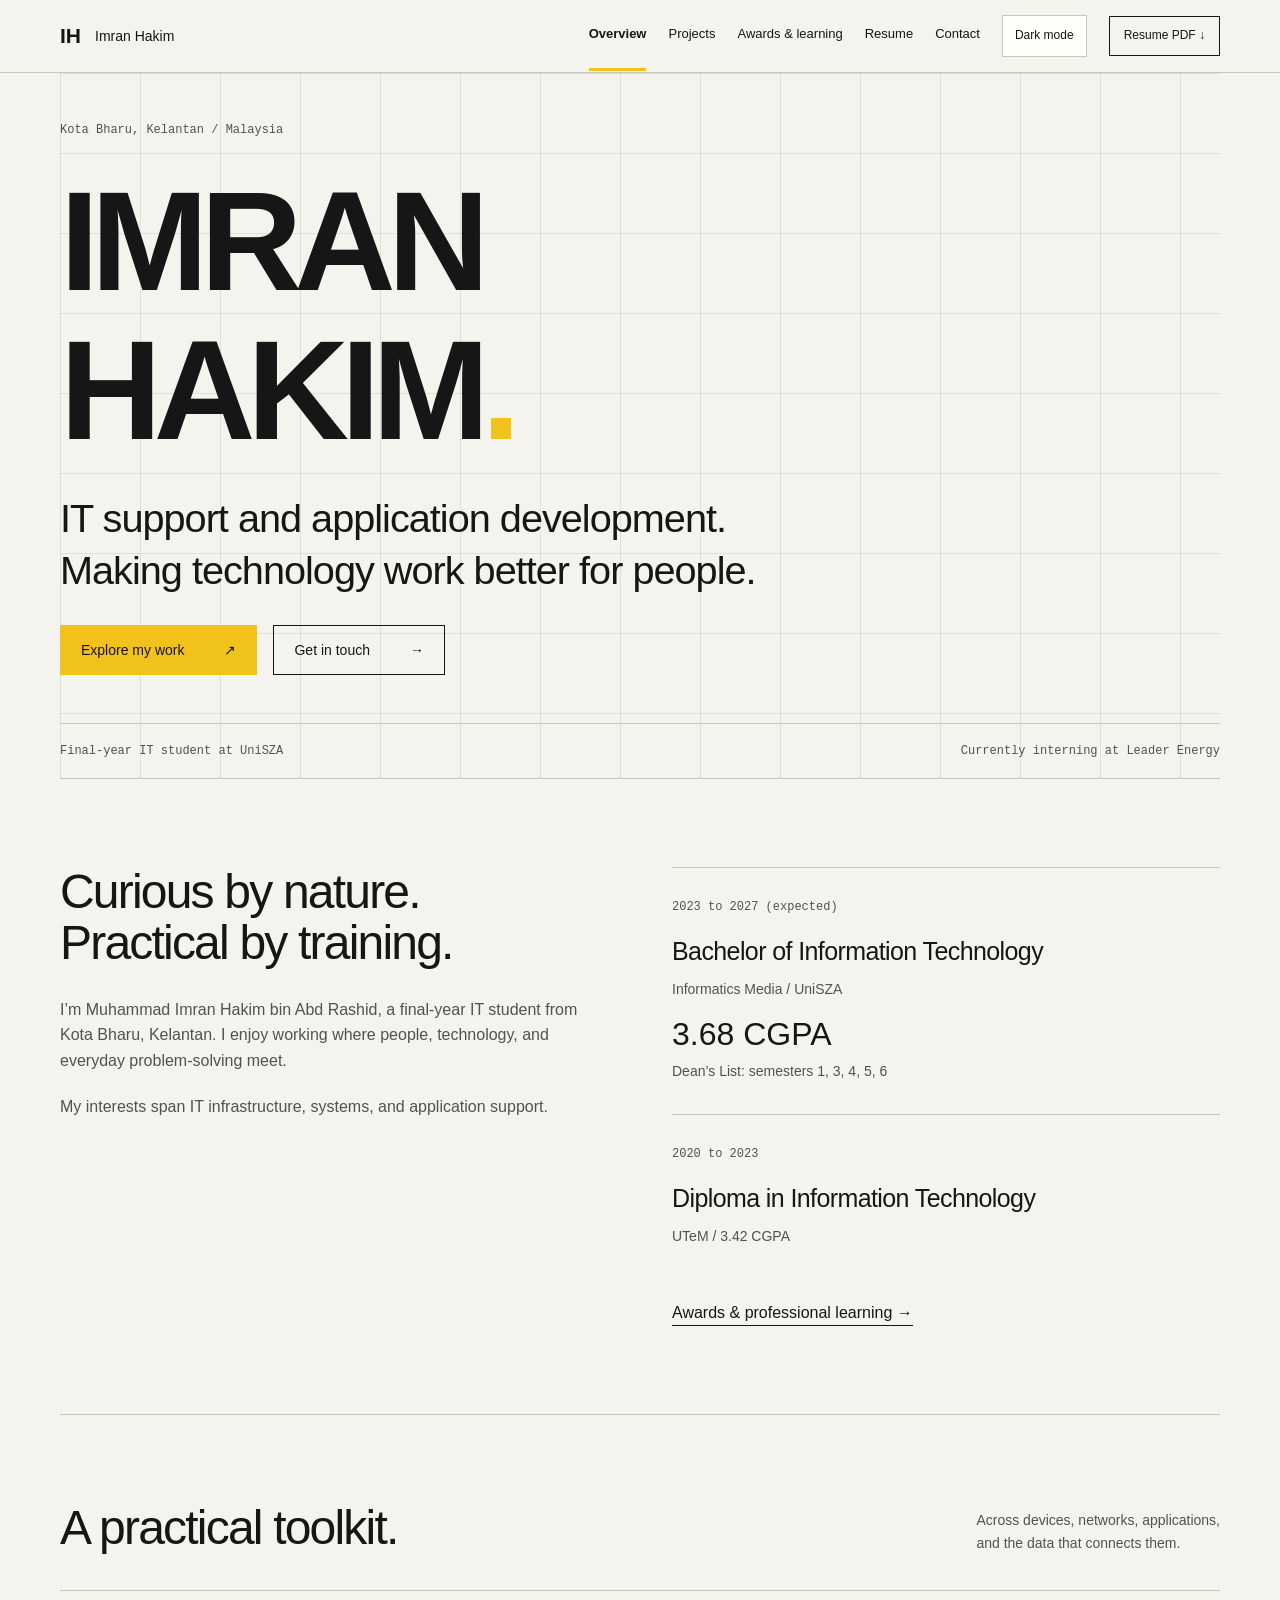
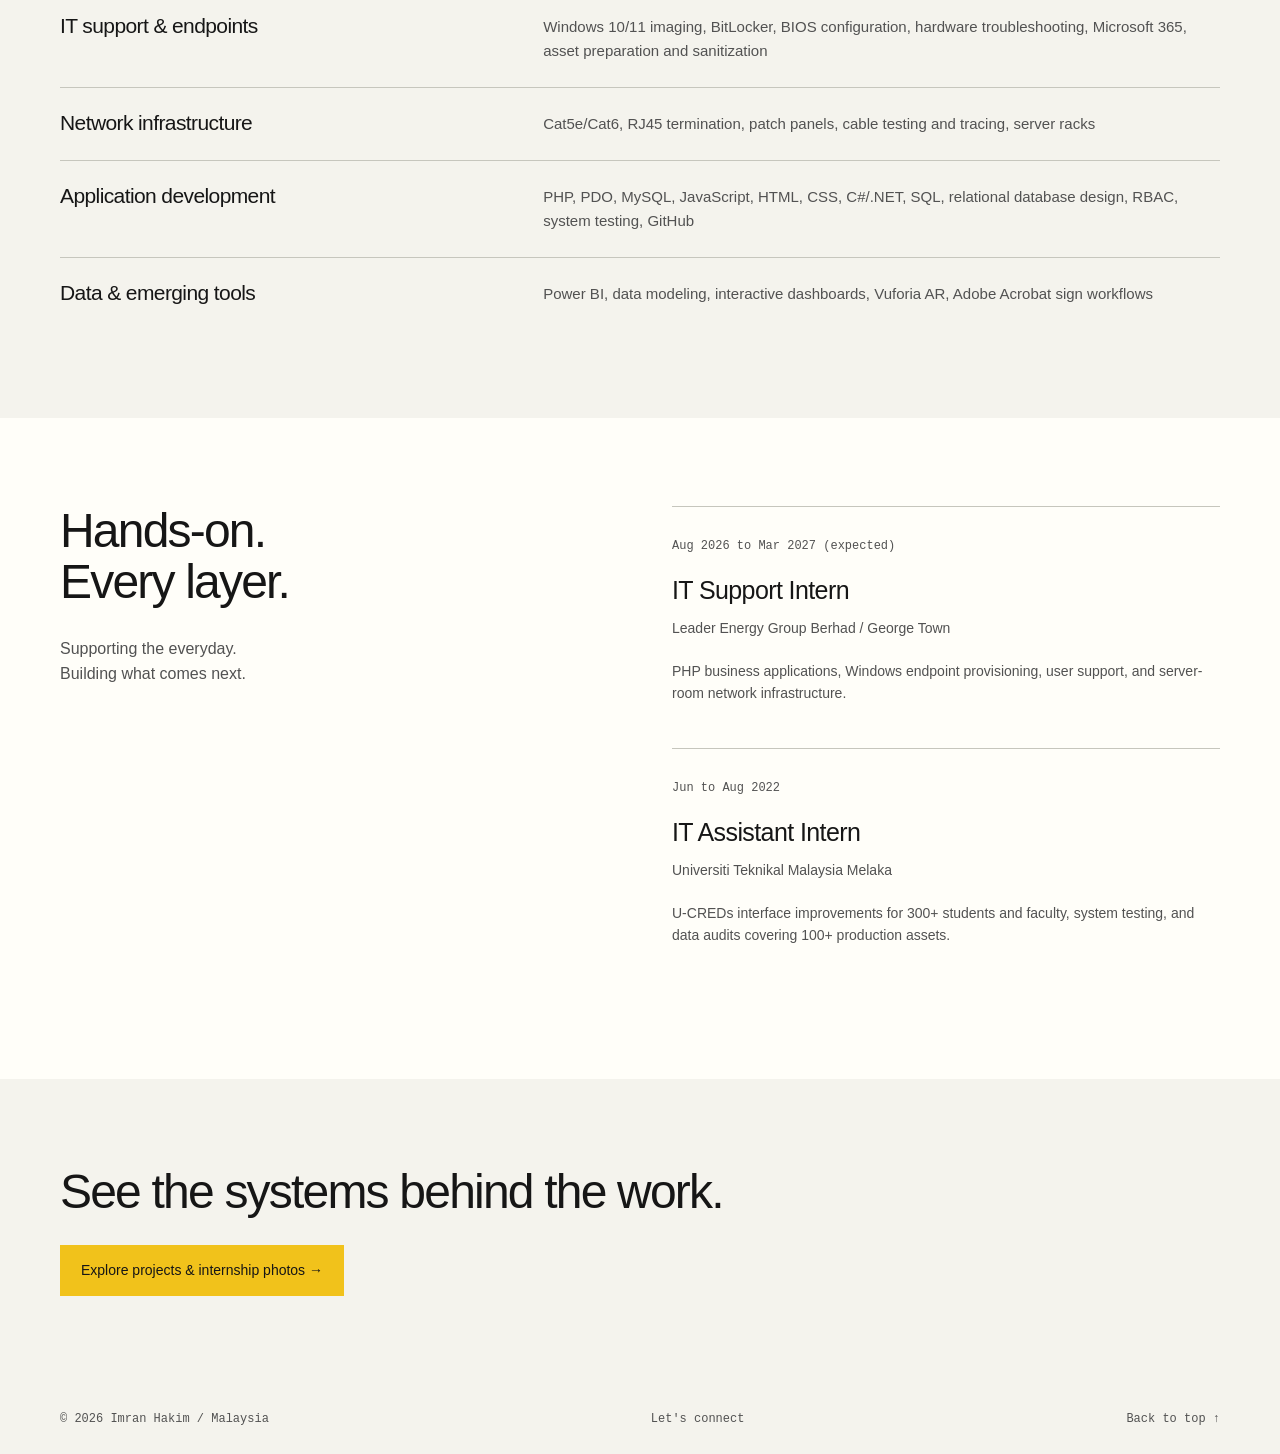
<file: index.html>
<!doctype html>
<html lang="en">
  <head>
    <meta charset="utf-8">
    <meta name="viewport" content="width=device-width,initial-scale=1">
    <meta name="description" content="Muhammad Imran Hakim: IT support, infrastructure and application development portfolio.">
    <title>Overview | Imran Hakim</title>
    <link rel="stylesheet" href="styles.css">
    <script src="app.js" defer></script>
  </head>
  <body>
    <a class="skip" href="#main">Skip to content</a>
    <header>
      <nav class="wrap" aria-label="Main navigation">
        <a class="brand" href="index.html" aria-label="Imran Hakim home">IH<span class="brand-name">Imran Hakim</span>
        </a>
        <button id="menu" aria-expanded="false" aria-controls="links">Menu</button>
        <div id="links" class="">
          <a href="index.html" aria-current="page">Overview</a>
          <a href="project.html">Projects</a>
          <a href="certs.html">Awards &amp; learning</a>
          <a href="resume.html">Resume</a>
          <a href="contact.html">Contact</a>
          <button id="theme-toggle" aria-label="Switch colour theme" aria-pressed="false">Dark mode</button>
          <a class="resume" href="assets/Resume_Muhammad%20Imran%20Hakim.pdf" download="">Resume PDF <span aria-hidden="true">↓</span>
          </a>
        </div>
      </nav>
    </header>
    <main id="main">
      <section class="hero wrap" id="home">
        <div class="location">Kota Bharu, Kelantan / Malaysia</div>
        <h1>IMRAN<br/>HAKIM<span class="hero-period">.</span>
        </h1>
        <p class="hero-statement">IT support and application development.<br/>Making technology work better for people.</p>
        <div class="actions">
          <a class="button" href="project.html">Explore my work <span aria-hidden="true">↗</span>
          </a>
          <a class="secondary" href="contact.html">Get in touch <span aria-hidden="true">→</span>
          </a>
        </div>
        <div class="hero-foot">
          <span>Final-year IT student at UniSZA</span>
          <span>Currently interning at Leader Energy</span>
        </div>
      </section>
      <section class="wrap section split about" id="about">
        <div>
          <h2>Curious by nature.<br/>Practical by training.</h2>
          <p>I’m Muhammad Imran Hakim bin Abd Rashid, a final-year IT student from Kota Bharu, Kelantan. I enjoy working where people, technology, and everyday problem-solving meet.</p>
          <p>My interests span IT infrastructure, systems, and application support.</p>
        </div>
        <div class="education">
          <article>
            <small>2023 to 2027 (expected)</small>
            <h3>Bachelor of Information Technology</h3>
            <p>Informatics Media / UniSZA</p>
            <strong>3.68 CGPA</strong>
            <p>Dean’s List: semesters 1, 3, 4, 5, 6</p>
          </article>
          <article>
            <small>2020 to 2023</small>
            <h3>Diploma in Information Technology</h3>
            <p>UTeM / 3.42 CGPA</p>
          </article>
          <a class="inline-link" href="certs.html">Awards &amp; professional learning →</a>
        </div>
      </section>
      <section class="wrap section" id="skills">
        <div class="heading">
          <h2>A practical toolkit.</h2>
          <p>Across devices, networks, applications,<br/>and the data that connects them.</p>
        </div>
        <div class="skills">
          <article>
            <h3>IT support &amp; endpoints</h3>
            <p>Windows 10/11 imaging, BitLocker, BIOS configuration, hardware troubleshooting, Microsoft 365, asset preparation and sanitization</p>
          </article>
          <article>
            <h3>Network infrastructure</h3>
            <p>Cat5e/Cat6, RJ45 termination, patch panels, cable testing and tracing, server racks</p>
          </article>
          <article>
            <h3>Application development</h3>
            <p>PHP, PDO, MySQL, JavaScript, HTML, CSS, C#/.NET, SQL, relational database design, RBAC, system testing, GitHub</p>
          </article>
          <article>
            <h3>Data &amp; emerging tools</h3>
            <p>Power BI, data modeling, interactive dashboards, Vuforia AR, Adobe Acrobat sign workflows</p>
          </article>
        </div>
      </section>
      <section id="experience" class="dark section">
        <div class="wrap split">
          <div>
            <h2>Hands-on.<br/>Every layer.</h2>
            <p>Supporting the everyday.<br/>Building what comes next.</p>
          </div>
          <div class="timeline">
            <article>
              <small>Aug 2026 to Mar 2027 (expected)</small>
              <h3>IT Support Intern</h3>
              <p>Leader Energy Group Berhad / George Town</p>
              <p>PHP business applications, Windows endpoint provisioning, user support, and server-room network infrastructure.</p>
            </article>
            <article>
              <small>Jun to Aug 2022</small>
              <h3>IT Assistant Intern</h3>
              <p>Universiti Teknikal Malaysia Melaka</p>
              <p>U-CREDs interface improvements for 300+ students and faculty, system testing, and data audits covering 100+ production assets.</p>
            </article>
          </div>
        </div>
      </section>

      <section class="wrap section">
        <h2>See the systems behind the work.</h2>
        <a class="button" href="project.html">Explore projects &amp; internship photos →</a>
      </section>
    </main>
    <footer class="wrap">
      <span>© 2026 Imran Hakim / Malaysia</span>
      <a href="contact.html">Let&#x27;s connect</a>
      <a href="#main">Back to top ↑</a>
    </footer>
  </body>
</html>
</file>
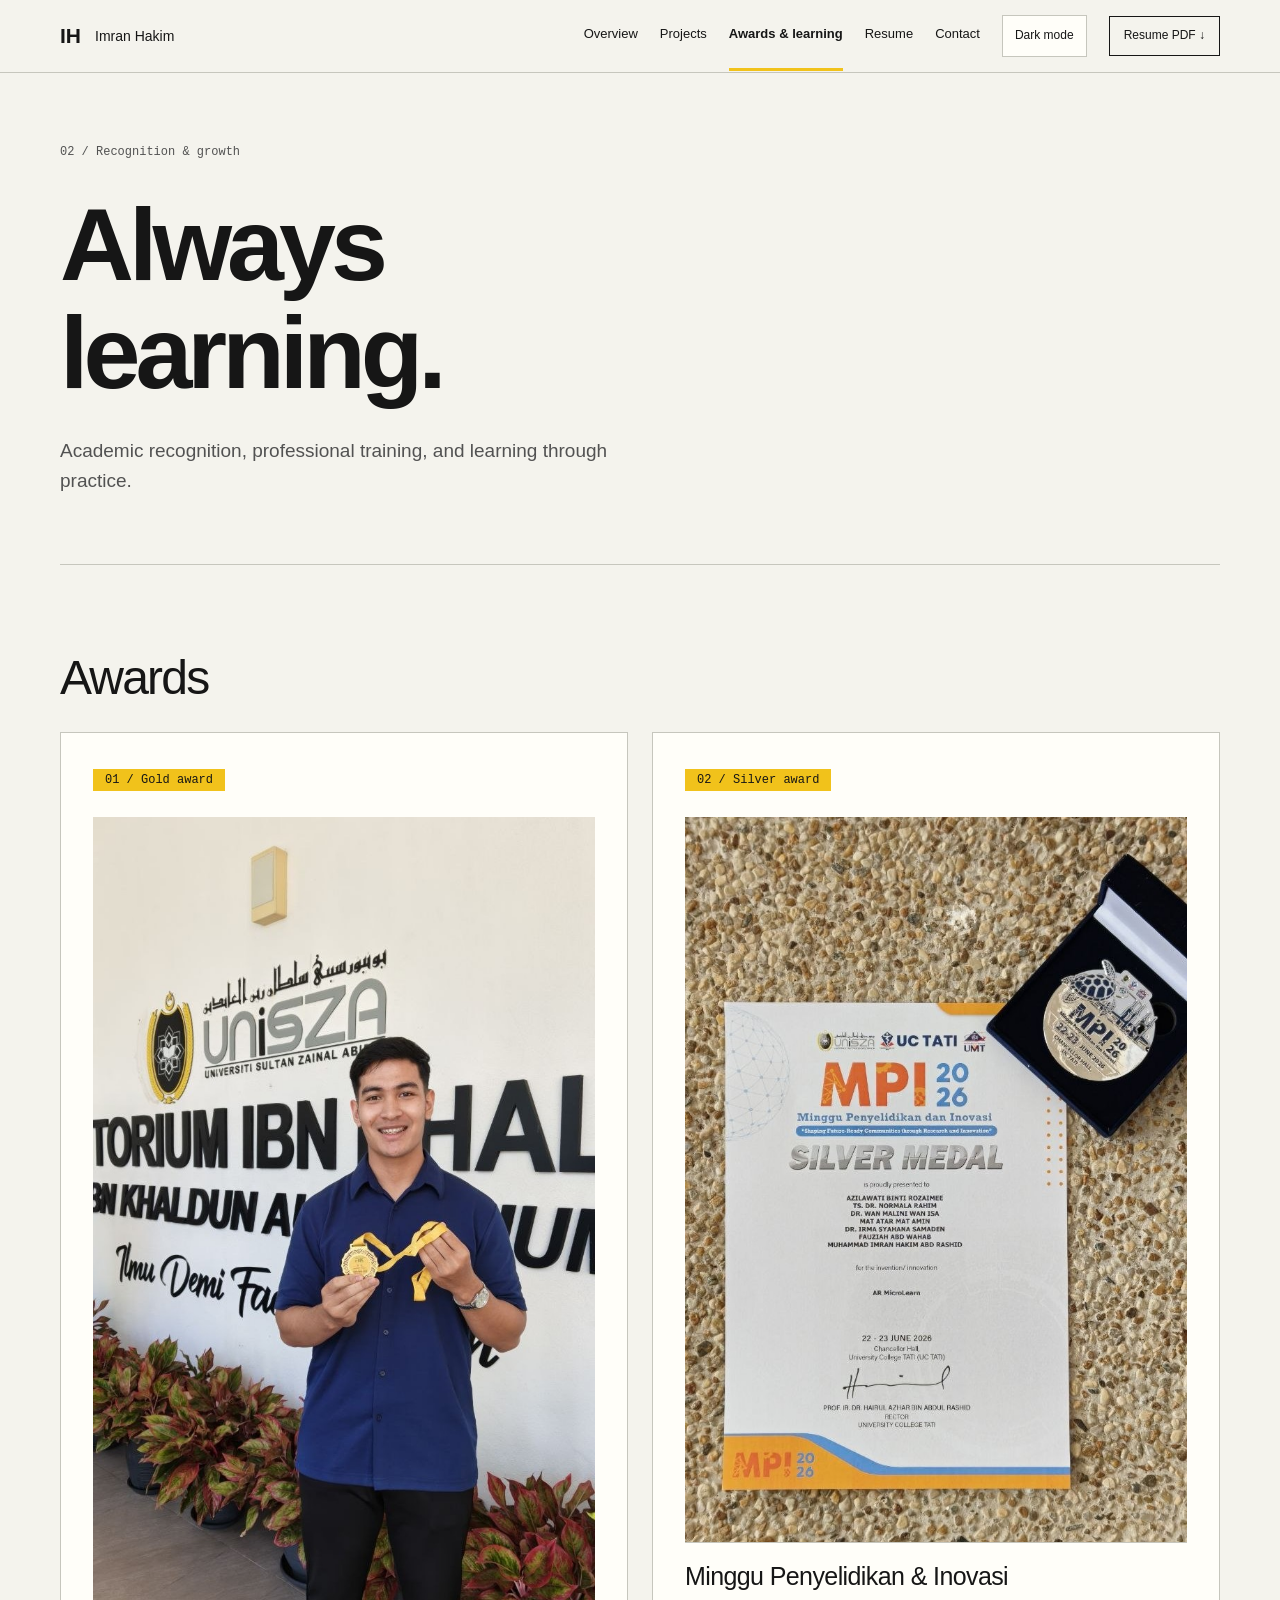
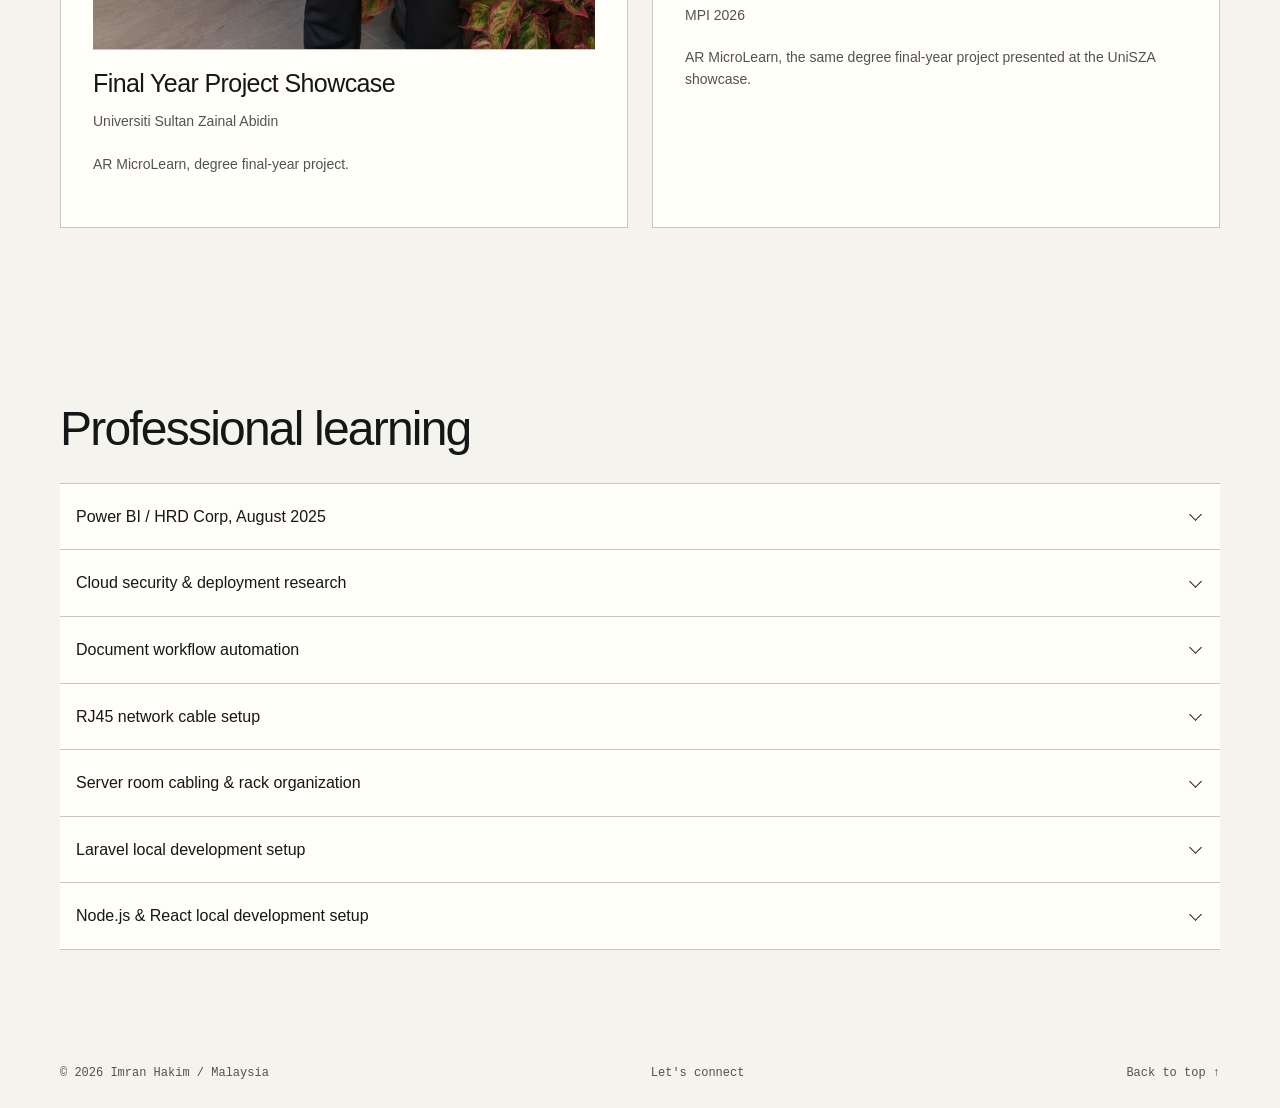
<file: certs.html>
<!doctype html>
<html lang="en">
  <head>
    <meta charset="utf-8">
    <meta name="viewport" content="width=device-width,initial-scale=1">
    <meta name="description" content="Muhammad Imran Hakim: IT support, infrastructure and application development portfolio.">
    <title>Awards & learning | Imran Hakim</title>
    <link rel="stylesheet" href="styles.css">
    <script src="app.js" defer></script>
  </head>
  <body>
    <a class="skip" href="#main">Skip to content</a>
    <header>
      <nav class="wrap" aria-label="Main navigation">
        <a class="brand" href="index.html" aria-label="Imran Hakim home">IH<span class="brand-name">Imran Hakim</span>
        </a>
        <button id="menu" aria-expanded="false" aria-controls="links">Menu</button>
        <div id="links" class="">
          <a href="index.html">Overview</a>
          <a href="project.html">Projects</a>
          <a href="certs.html" aria-current="page">Awards &amp; learning</a>
          <a href="resume.html">Resume</a>
          <a href="contact.html">Contact</a>
          <button id="theme-toggle" aria-label="Switch colour theme" aria-pressed="false">Dark mode</button>
          <a class="resume" href="assets/Resume_Muhammad%20Imran%20Hakim.pdf" download="">Resume PDF <span aria-hidden="true">↓</span>
          </a>
        </div>
      </nav>
    </header>
    <main id="main">
      <section class="wrap page-intro">
        <span class="page-index">02 / Recognition &amp; growth</span>
        <h1>Always<br/>learning.</h1>
        <p>Academic recognition, professional training, and learning through practice.</p>
      </section>
      <section class="wrap section">
        <h2>Awards</h2>
        <div class="award-grid">
          <article class="award">
            <span class="award-number">01 / Gold award</span>
            <br>
            <br>
            <img class="project-photo" src="assets/achievements/gold-medal-gyp.jpg" alt="Gold medal achievements for Degree FYP 2026" loading="lazy" width="200" height="800">
            <h3>Final Year Project Showcase</h3>
            <p>Universiti Sultan Zainal Abidin</p>
            <p>AR MicroLearn, degree final-year project.</p>
          </article>
          <article class="award">
            <span class="award-number">02 / Silver award</span>
            <br>
            <br>
            <img class="project-photo" src="assets/achievements/silver-medal-mpi.jpg" alt="Silver medal achievements for MPI 2026" loading="lazy" width="200" height="800">
            <h3>Minggu Penyelidikan &amp; Inovasi</h3>
            <p>MPI 2026</p>
            <p>AR MicroLearn, the same degree final-year project presented at the UniSZA showcase.</p>
          </article>
        </div>
      </section>
      <section class="wrap section">
        <h2>Professional learning</h2>
        <details>
          <summary>Power BI / HRD Corp, August 2025</summary>
          <p>Data modeling and interactive dashboards.</p>
        </details>
        <details>
          <summary>Cloud security &amp; deployment research</summary>
          <p>Independent research into IaaS/PaaS cloud security and Blue-Green deployment strategies.</p>
        </details>
        <details>
          <summary>Document workflow automation</summary>
          <p>Configured multi-recipient signature routing in Adobe Acrobat.</p>
        </details>
        <details>
          <summary>RJ45 network cable setup</summary>
          <p>Prepared Cat5e and Cat6 Ethernet cables, terminated RJ45 connectors, and tested the finished connections.</p>
        </details>
        <details>
          <summary>Server room cabling &amp; rack organization</summary>
          <p>Routed and bundled Ethernet cables in server racks, terminated patch-panel connections, and traced cable runs.</p>
        </details>
        <details>
          <summary>Laravel local development setup</summary>
          <p>Practiced setting up PHP and Composer, configuring a local database connection, and running Laravel locally.</p>
        </details>
        <details>
          <summary>Node.js &amp; React local development setup</summary>
          <p>Practiced setting up Node.js and npm, installing project dependencies, and running a React development server.</p>
        </details>
      </section>
    </main>
    <footer class="wrap">
      <span>© 2026 Imran Hakim / Malaysia</span>
      <a href="contact.html">Let&#x27;s connect</a>
      <a href="#main">Back to top ↑</a>
    </footer>
  </body>
</html>
</file>
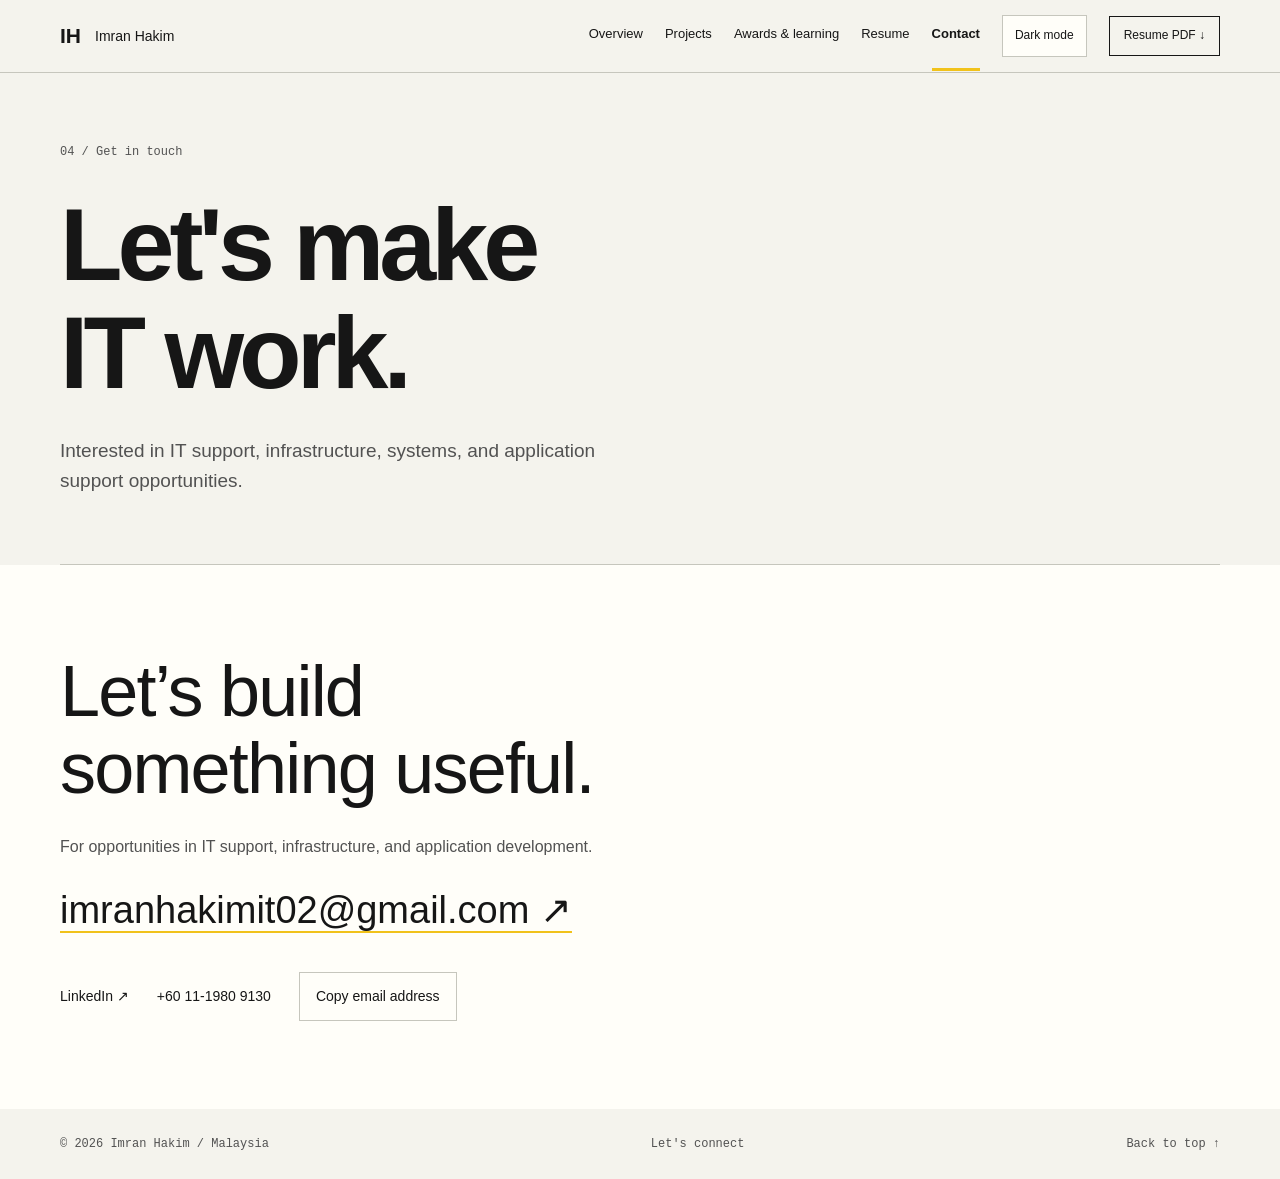
<file: contact.html>
<!doctype html>
<html lang="en">
  <head>
    <meta charset="utf-8">
    <meta name="viewport" content="width=device-width,initial-scale=1">
    <meta name="description" content="Muhammad Imran Hakim: IT support, infrastructure and application development portfolio.">
    <title>Contact | Imran Hakim</title>
    <link rel="stylesheet" href="styles.css">
    <script src="app.js" defer></script>
  </head>
  <body>
    <a class="skip" href="#main">Skip to content</a>
    <header>
      <nav class="wrap" aria-label="Main navigation">
        <a class="brand" href="index.html" aria-label="Imran Hakim home">IH<span class="brand-name">Imran Hakim</span>
        </a>
        <button id="menu" aria-expanded="false" aria-controls="links">Menu</button>
        <div id="links" class="">
          <a href="index.html">Overview</a>
          <a href="project.html">Projects</a>
          <a href="certs.html">Awards &amp; learning</a>
          <a href="resume.html">Resume</a>
          <a href="contact.html" aria-current="page">Contact</a>
          <button id="theme-toggle" aria-label="Switch colour theme" aria-pressed="false">Dark mode</button>
          <a class="resume" href="assets/Resume_Muhammad%20Imran%20Hakim.pdf" download="">Resume PDF <span aria-hidden="true">↓</span>
          </a>
        </div>
      </nav>
    </header>
    <main id="main">
      <section class="wrap page-intro">
        <span class="page-index">04 / Get in touch</span>
        <h1>Let&#x27;s make<br/>IT work.</h1>
        <p>Interested in IT support, infrastructure, systems, and application support opportunities.</p>
      </section>
      <section class="contact section" id="contact">
        <div class="wrap">
          <h2>Let’s build<br/>something useful.</h2>
          <p>For opportunities in IT support, infrastructure, and application development.</p>
          <a class="email" href="mailto:imranhakimit02@gmail.com">imranhakimit02@gmail.com ↗</a>
          <div class="contact-links">
            <a href="https://www.linkedin.com/in/imran-hakim-0b195a366/" target="_blank" rel="noopener noreferrer">LinkedIn ↗</a>
            <a href="tel:+601119809130">+60 11-1980 9130</a>
            <button id="copy">Copy email address</button>
            <span id="status" role="status">
            </span>
          </div>
        </div>
      </section>
    </main>
    <footer class="wrap">
      <span>© 2026 Imran Hakim / Malaysia</span>
      <a href="contact.html">Let&#x27;s connect</a>
      <a href="#main">Back to top ↑</a>
    </footer>
  </body>
</html>
</file>
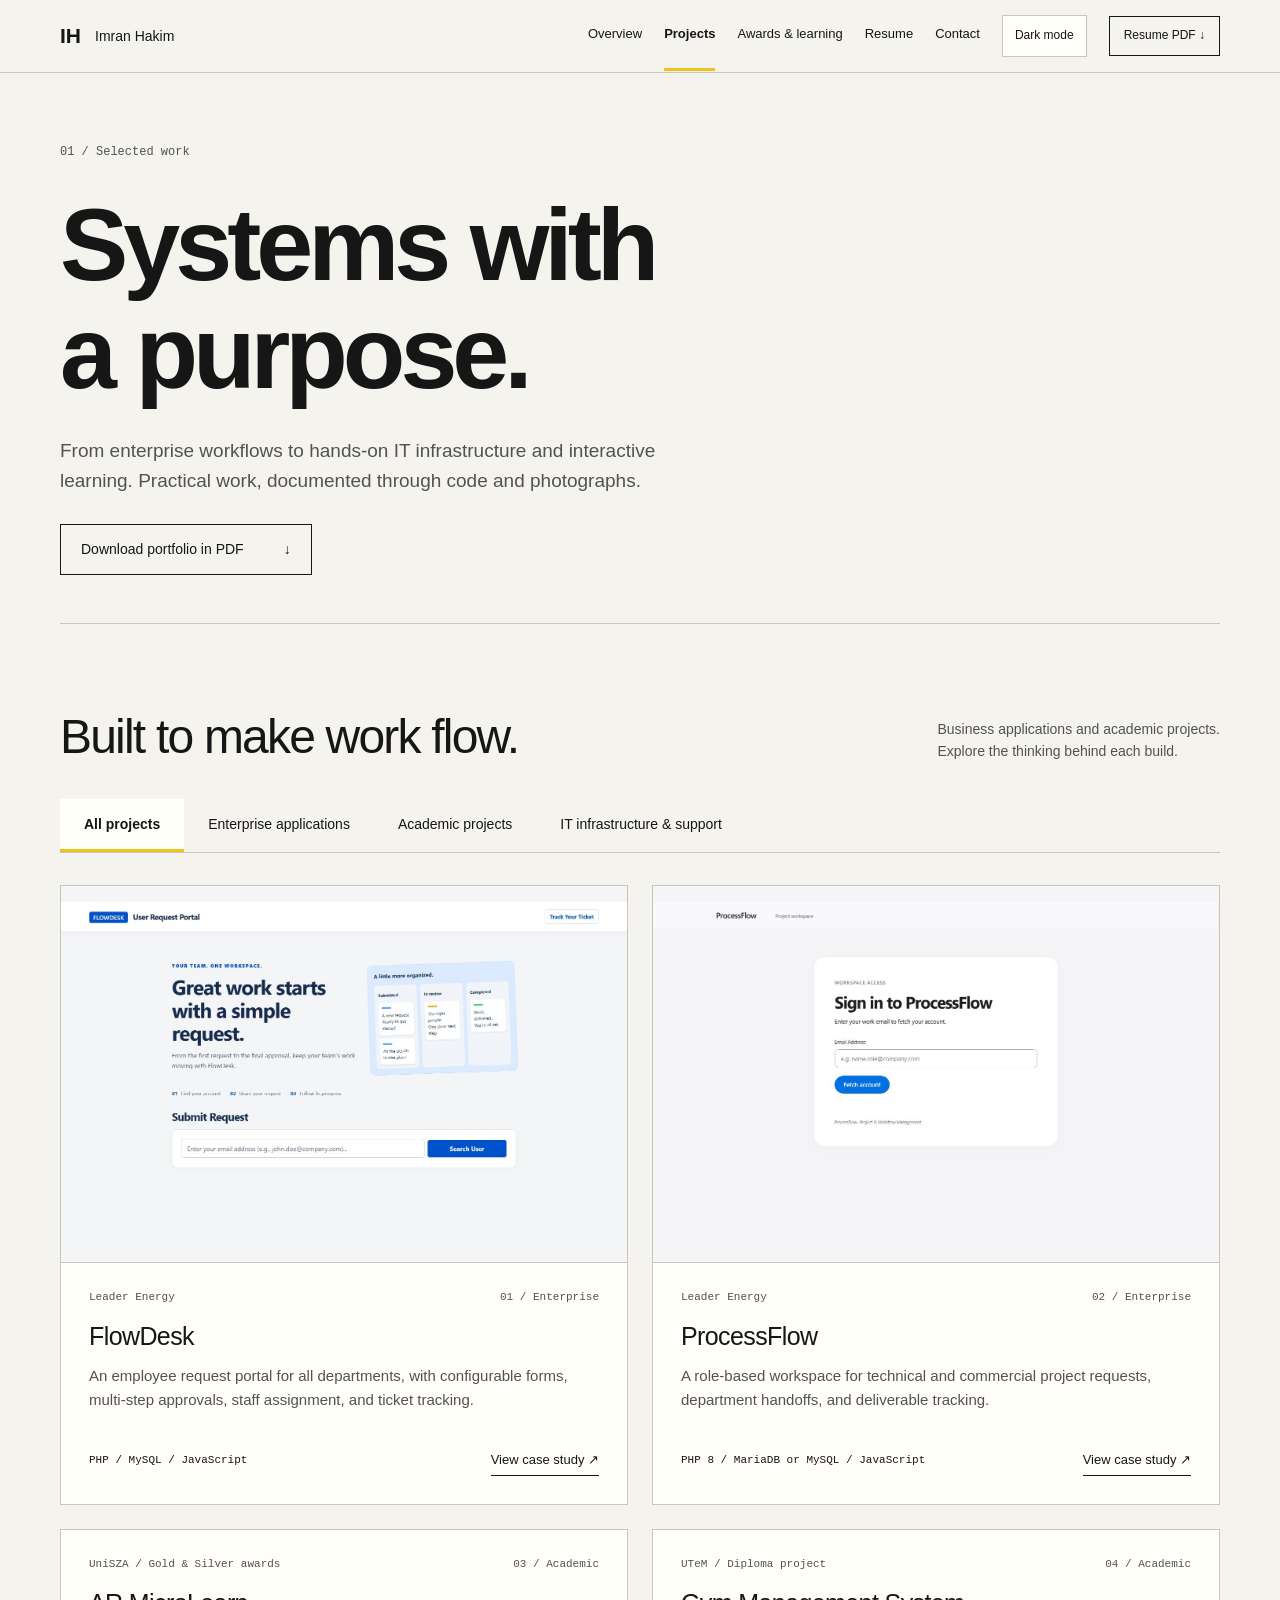
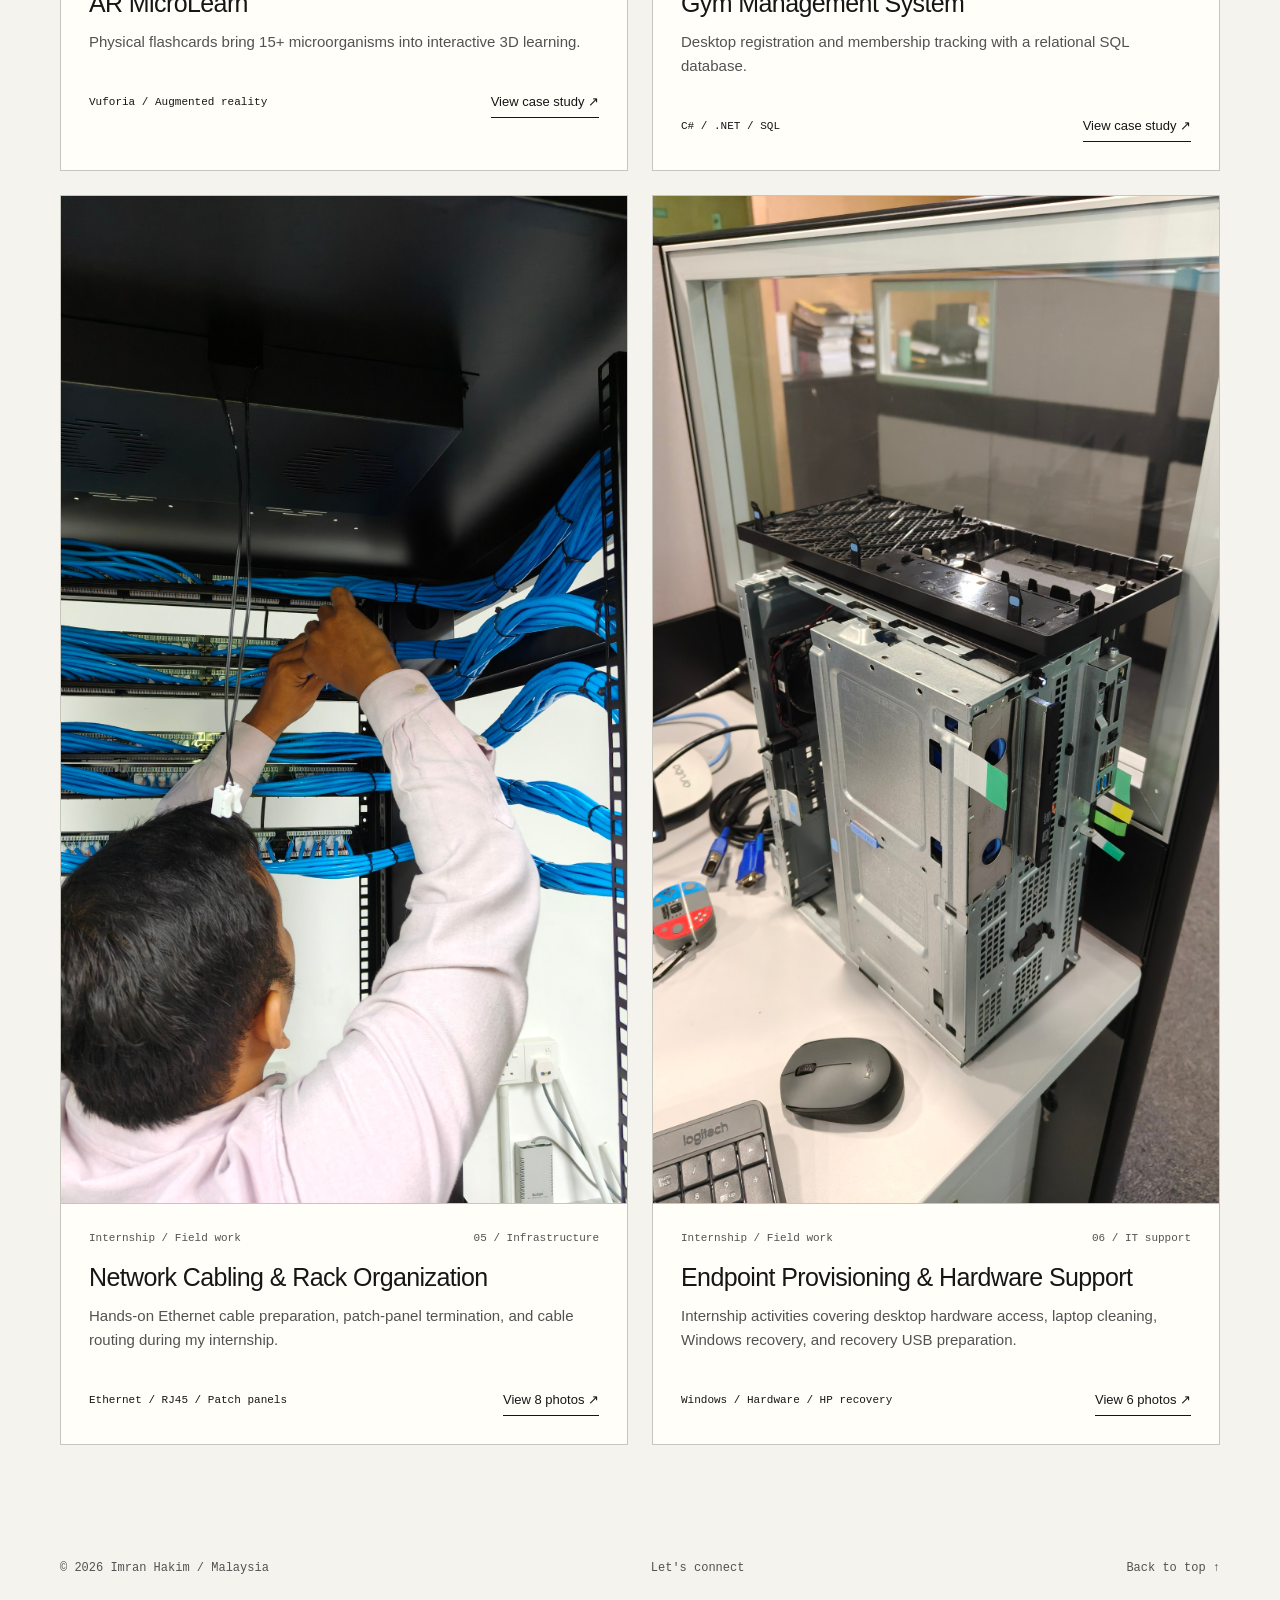
<file: project.html>
<!doctype html>
<html lang="en">
  <head>
    <meta charset="utf-8">
    <meta name="viewport" content="width=device-width,initial-scale=1">
    <meta name="description" content="Muhammad Imran Hakim: IT support, infrastructure and application development portfolio.">
    <title>Projects | Imran Hakim</title>
    <link rel="stylesheet" href="styles.css">
    <script src="app.js" defer></script>
  </head>
  <body>
    <a class="skip" href="#main">Skip to content</a>
    <header>
      <nav class="wrap" aria-label="Main navigation">
        <a class="brand" href="index.html" aria-label="Imran Hakim home">IH<span class="brand-name">Imran Hakim</span>
        </a>
        <button id="menu" aria-expanded="false" aria-controls="links">Menu</button>
        <div id="links" class="">
          <a href="index.html">Overview</a>
          <a href="project.html" aria-current="page">Projects</a>
          <a href="certs.html">Awards &amp; learning</a>
          <a href="resume.html">Resume</a>
          <a href="contact.html">Contact</a>
          <button id="theme-toggle" aria-label="Switch colour theme" aria-pressed="false">Dark mode</button>
          <a class="resume" href="assets/Resume_Muhammad%20Imran%20Hakim.pdf" download="">Resume PDF <span aria-hidden="true">↓</span>
          </a>
        </div>
      </nav>
    </header>
    <main id="main">
      <section class="page-intro wrap">
        <span class="page-index">01 / Selected work</span>
        <h1>Systems with<br/>a purpose.</h1>
        <p>From enterprise workflows to hands-on IT infrastructure and interactive learning. Practical work, documented through code and photographs.</p>
        <a class="secondary portfolio-download" href="assets/Portfolio_Muhammad%20Imran%20Hakim.pdf" download>Download portfolio in PDF <span aria-hidden="true">↓</span></a>
      </section>
      <section class="wrap section" id="work">
        <div class="heading">
          <h2>Built to make work flow.</h2>
          <p>Business applications and academic projects.<br/>Explore the thinking behind each build.</p>
        </div>
        <div class="filters" role="group" aria-label="Filter projects">
          <button data-filter="all" aria-pressed="true">All projects</button>
          <button data-filter="enterprise" aria-pressed="false">Enterprise applications</button>
          <button data-filter="academic" aria-pressed="false">Academic projects</button>
          <button data-filter="infrastructure" aria-pressed="false">IT infrastructure &amp; support</button>
        </div>
        <div id="projects" class="projects">
          <article class="project" data-category="enterprise">
            <img class="project-screenshot" src="assets/projects/flowdesk.jpg" alt="FlowDesk user request portal with account search and request workflow introduction" width="1440" height="960" loading="lazy">
            <div class="body">
              <div class="meta">
                <span>Leader Energy</span>
                <span>01 / Enterprise</span>
              </div>
              <h3>FlowDesk</h3>
              <p>An employee request portal for all departments, with configurable forms, multi-step approvals, staff assignment, and ticket tracking.</p>
              <div class="project-bottom">
                <span>PHP / MySQL / JavaScript</span>
                <button class="open" data-project="flowdesk" aria-label="Read FlowDesk case study">View case study ↗</button>
              </div>
            </div>
          </article>
          <article class="project" data-category="enterprise">
            <img class="project-screenshot" src="assets/projects/processflow.jpg" alt="ProcessFlow shared workspace sign-in interface" width="1440" height="960" loading="lazy">
            <div class="body">
              <div class="meta">
                <span>Leader Energy</span>
                <span>02 / Enterprise</span>
              </div>
              <h3>ProcessFlow</h3>
              <p>A role-based workspace for technical and commercial project requests, department handoffs, and deliverable tracking.</p>
              <div class="project-bottom">
                <span>PHP 8 / MariaDB or MySQL / JavaScript</span>
                <button class="open" data-project="process" aria-label="Read ProcessFlow case study">View case study ↗</button>
              </div>
            </div>
          </article>
          <article class="project" data-category="academic">
            <div class="body">
              <div class="meta">
                <span>UniSZA / Gold &amp; Silver awards</span>
                <span>03 / Academic</span>
              </div>
              <h3>AR MicroLearn</h3>
              <p>Physical flashcards bring 15+ microorganisms into interactive 3D learning.</p>
              <div class="project-bottom">
                <span>Vuforia / Augmented reality</span>
                <button class="open" data-project="ar" aria-label="Read AR MicroLearn case study">View case study ↗</button>
              </div>
            </div>
          </article>
          <article class="project" data-category="academic">
            <div class="body">
              <div class="meta">
                <span>UTeM / Diploma project</span>
                <span>04 / Academic</span>
              </div>
              <h3>Gym Management System</h3>
              <p>Desktop registration and membership tracking with a relational SQL database.</p>
              <div class="project-bottom">
                <span>C# / .NET / SQL</span>
                <button class="open" data-project="gym" aria-label="Read Gym Management System case study">View case study ↗</button>
              </div>
            </div>
          </article>
          <article class="project" data-category="infrastructure">
            <img class="project-photo" src="assets/internship/14.jpg" alt="Organizing cable runs inside the rack" loading="lazy" width="720" height="480">
            <div class="body"><div class="meta"><span>Internship / Field work</span><span>05 / Infrastructure</span></div>
              <h3>Network Cabling & Rack Organization</h3><p>Hands-on Ethernet cable preparation, patch-panel termination, and cable routing during my internship.</p>
              <div class="project-bottom"><span>Ethernet / RJ45 / Patch panels</span><button class="open" data-project="network" aria-label="View Network Cabling & Rack Organization photos">View 8 photos ↗</button></div></div></article>
          <article class="project" data-category="infrastructure">
            <img class="project-photo" src="assets/internship/1.jpeg" alt="Desktop chassis opened for hardware access" loading="lazy" width="720" height="480">
            <div class="body"><div class="meta"><span>Internship / Field work</span><span>06 / IT support</span></div>
              <h3>Endpoint Provisioning & Hardware Support</h3><p>Internship activities covering desktop hardware access, laptop cleaning, Windows recovery, and recovery USB preparation.</p>
              <div class="project-bottom"><span>Windows / Hardware / HP recovery</span><button class="open" data-project="endpoint" aria-label="View Endpoint Provisioning & Hardware Support photos">View 6 photos ↗</button></div></div></article>
        </div>

      </section>
    </main>
    <footer class="wrap">
      <span>© 2026 Imran Hakim / Malaysia</span>
      <a href="contact.html">Let&#x27;s connect</a>
      <a href="#main">Back to top ↑</a>
    </footer>
    <dialog id="case-flowdesk" aria-labelledby="title-flowdesk">
      <div class="dialog-top">
        <span>Project case study</span>
        <button class="close-case">Close ×</button>
      </div>
      <h2 id="title-flowdesk">FlowDesk</h2>
      <figure class="case-screenshot">
        <a href="assets/projects/flowdesk.jpg" target="_blank" rel="noopener noreferrer" aria-label="Open full-size FlowDesk screenshot">
          <img src="assets/projects/flowdesk.jpg" alt="FlowDesk user request portal with account search and request workflow introduction" width="1440" height="960" loading="lazy"></a>
        <figcaption>FlowDesk / User request portal. Captured from the local application.</figcaption>
      </figure>
      <p class="tags">Leader Energy / PHP / MySQL / JavaScript</p>
      <p>An employee request portal for all departments, with configurable forms, multi-step approvals, staff assignment, and ticket tracking.</p>
      <h3>The challenge</h3>
      <p>Each department can define the fields and approval steps its requests require. Employees need a consistent way to track their requests after submission.</p>
      <h3>What I built</h3>
      <ul>
        <li>Designed a relational model for request categories, configurable approval steps, and ticket history.</li>
        <li>Built JavaScript forms that load category-specific fields from a PHP endpoint as JSON.</li>
        <li>Implemented department routing, file attachments, staff assignment after approval, and ticket status tracking.</li>
      </ul>
      <h3>The result</h3>
      <p>Employees can submit and track tickets, department heads can review them, and assigned staff can record completion or reassignment comments.</p>
      <p class="note">Local setup requires a compatible database schema and sample data, which are pending for the source release.</p>
    </dialog>
    <dialog id="case-process" aria-labelledby="title-process">
      <div class="dialog-top">
        <span>Project case study</span>
        <button class="close-case">Close ×</button>
      </div>
      <h2 id="title-process">ProcessFlow</h2>
      <figure class="case-screenshot">
        <a href="assets/projects/processflow.jpg" target="_blank" rel="noopener noreferrer" aria-label="Open full-size ProcessFlow screenshot">
          <img src="assets/projects/processflow.jpg" alt="ProcessFlow shared workspace sign-in interface" width="1440" height="960" loading="lazy"></a>
        <figcaption>ProcessFlow / Shared workspace sign-in. Captured from the local application.</figcaption>
      </figure>
      <p class="tags">Leader Energy / PHP / MySQL / JavaScript</p>
      <p>A role-based workspace for technical and commercial project requests, department handoffs, and deliverable tracking.</p>
      <h3>The challenge</h3>
      <p>Project requests, approvals, ownership, and progress need to remain visible across departmental handoffs.</p>
      <h3>What I built</h3>
      <ul>
        <li>Built a shared sign-in that routes users to workspaces according to their department and configured permissions.</li>
        <li>Built configurable approval rules and department routes for request review, assignments, and final approval.</li>
        <li>Implemented department chat, deliverable uploads, approval and activity history, and date filters for project monitoring.</li>
      </ul>
      <h3>The result</h3>
      <p>Requesters can follow project status, department leads can coordinate handoffs, and staff can submit deliverables from their assigned workspaces.</p>
      <p class="note">A standalone demo requires a sample database and demo accounts, which are pending.</p>
    </dialog>
    <dialog id="case-ar" aria-labelledby="title-ar">
      <div class="dialog-top">
        <span>Project case study</span>
        <button class="close-case">Close ×</button>
      </div>
      <h2 id="title-ar">AR MicroLearn</h2>
      <p class="tags">UniSZA / Gold &amp; Silver awards / Vuforia / Augmented reality</p>
      <p>Physical flashcards bring 15+ microorganisms into interactive 3D learning.</p>
      <h3 id="ar-video-title">AR MicroLearn video</h3>
      <video class="case-video" controls playsinline preload="none" aria-labelledby="ar-video-title">
        <source src="assets/projects/ar-microlearn.mp4" type="video/mp4">
        <a href="assets/projects/ar-microlearn.mp4">Open the AR MicroLearn video</a>
      </video>
      <h3>The challenge</h3>
      <p>Microorganisms can be difficult to visualize through static learning materials alone.</p>
      <h3>What I built</h3>
      <ul>
        <li>Developed an AR educational application using Vuforia image tracking.</li>
        <li>Displayed interactive 3D models from physical flashcards.</li>
        <li>Aligned 15+ microorganisms with the Malaysian Year 6 KSSR Science syllabus.</li>
      </ul>
      <h3>The result</h3>
      <p>AR MicroLearn received a Gold Award at the UniSZA Final Year Project Showcase and a Silver Award at Minggu Penyelidikan &amp; Inovasi (MPI) 2026. Both awards recognize the same degree final-year project.</p>
    </dialog>
    <dialog id="case-gym" aria-labelledby="title-gym">
      <div class="dialog-top">
        <span>Project case study</span>
        <button class="close-case">Close ×</button>
      </div>
      <h2 id="title-gym">Gym Management System</h2>
      <p class="tags">UTeM / Diploma project / C# / .NET / SQL</p>
      <p>Desktop registration and membership tracking with a relational SQL database.</p>
      <h3>The challenge</h3>
      <p>Membership administration requires consistent records and a straightforward registration process.</p>
      <h3>What I built</h3>
      <ul>
        <li>Built a C#/.NET desktop application supporting 100+ member records.</li>
        <li>Automated registration, record management, and membership tracking.</li>
        <li>Performed functional testing, debugging, and database validation in Visual Studio 2022.</li>
      </ul>
      <h3>The result</h3>
      <p>Combined member administration in a single application with checks on application behavior and record consistency.</p>
    </dialog>
    <dialog class="photo-dialog" id="case-network" aria-labelledby="title-network">
      <div class="dialog-top"><span>Internship photo journal / 8 photographs</span><button class="close-case">Close ×</button></div>
      <h2 id="title-network">Network Cabling & Rack Organization</h2><p>Hands-on Ethernet cable preparation, patch-panel termination, and cable routing during my internship.</p><p class="photo-hint">Select a photograph to open the full-size image.</p>
      <div class="photo-gallery"><figure><a href="assets/internship/7.jpg" target="_blank" rel="noopener noreferrer" aria-label="Open full-size: Server rack and cabling in progress"><img src="assets/internship/7.jpg" alt="Server rack and cabling in progress" loading="lazy" width="720" height="960"></a><figcaption>Server rack and cabling in progress</figcaption></figure>
        <figure><a href="assets/internship/8.jpg" target="_blank" rel="noopener noreferrer" aria-label="Open full-size: Preparing blue Ethernet cable runs"><img src="assets/internship/8.jpg" alt="Preparing blue Ethernet cable runs" loading="lazy" width="720" height="960"></a><figcaption>Preparing blue Ethernet cable runs</figcaption></figure>
        <figure><a href="assets/internship/9.jpg" target="_blank" rel="noopener noreferrer" aria-label="Open full-size: Cable runs before bundling"><img src="assets/internship/9.jpg" alt="Cable runs before bundling" loading="lazy" width="720" height="960"></a><figcaption>Cable runs before bundling</figcaption></figure>
        <figure><a href="assets/internship/10.jpg" target="_blank" rel="noopener noreferrer" aria-label="Open full-size: Preparing cable bundles beside a patch panel"><img src="assets/internship/10.jpg" alt="Preparing cable bundles beside a patch panel" loading="lazy" width="720" height="960"></a><figcaption>Preparing cable bundles beside a patch panel</figcaption></figure>
        <figure><a href="assets/internship/11.jpg" target="_blank" rel="noopener noreferrer" aria-label="Open full-size: Cable bundles prepared for routing"><img src="assets/internship/11.jpg" alt="Cable bundles prepared for routing" loading="lazy" width="720" height="960"></a><figcaption>Cable bundles prepared for routing</figcaption></figure>
        <figure><a href="assets/internship/12.jpg" target="_blank" rel="noopener noreferrer" aria-label="Open full-size: Patch panel, cable tester, and termination tools"><img src="assets/internship/12.jpg" alt="Patch panel, cable tester, and termination tools" loading="lazy" width="720" height="960"></a><figcaption>Patch panel, cable tester, and termination tools</figcaption></figure>
        <figure><a href="assets/internship/13.jpg" target="_blank" rel="noopener noreferrer" aria-label="Open full-size: Close-up of a terminated RJ45 connector"><img src="assets/internship/13.jpg" alt="Close-up of a terminated RJ45 connector" loading="lazy" width="720" height="960"></a><figcaption>Close-up of a terminated RJ45 connector</figcaption></figure>
        <figure><a href="assets/internship/14.jpg" target="_blank" rel="noopener noreferrer" aria-label="Open full-size: Organizing cable runs inside the rack"><img src="assets/internship/14.jpg" alt="Organizing cable runs inside the rack" loading="lazy" width="720" height="960"></a><figcaption>Organizing cable runs inside the rack</figcaption></figure></div></dialog>
    <dialog class="photo-dialog" id="case-endpoint" aria-labelledby="title-endpoint">
      <div class="dialog-top"><span>Internship photo journal / 6 photographs</span><button class="close-case">Close ×</button></div>
      <h2 id="title-endpoint">Endpoint Provisioning & Hardware Support</h2><p>Internship activities covering desktop hardware access, laptop cleaning, Windows recovery, and recovery USB preparation.</p><p class="photo-hint">Select a photograph to open the full-size image.</p>
      <div class="photo-gallery"><figure><a href="assets/internship/1.jpeg" target="_blank" rel="noopener noreferrer" aria-label="Open full-size: Desktop chassis opened for hardware access"><img src="assets/internship/1.jpeg" alt="Desktop chassis opened for hardware access" loading="lazy" width="720" height="960"></a><figcaption>Desktop chassis opened for hardware access</figcaption></figure>
        <figure><a href="assets/internship/2.jpg" target="_blank" rel="noopener noreferrer" aria-label="Open full-size: Laptops and cleaning supplies prepared for maintenance"><img src="assets/internship/2.jpg" alt="Laptops and cleaning supplies prepared for maintenance" loading="lazy" width="720" height="960"></a><figcaption>Laptops and cleaning supplies prepared for maintenance</figcaption></figure>
        <figure><a href="assets/internship/3.jpg" target="_blank" rel="noopener noreferrer" aria-label="Open full-size: Windows reset options during laptop recovery"><img src="assets/internship/3.jpg" alt="Windows reset options during laptop recovery" loading="lazy" width="720" height="960"></a><figcaption>Windows reset options during laptop recovery</figcaption></figure>
        <figure><a href="assets/internship/4.jpg" target="_blank" rel="noopener noreferrer" aria-label="Open full-size: Windows recovery environment"><img src="assets/internship/4.jpg" alt="Windows recovery environment" loading="lazy" width="720" height="960"></a><figcaption>Windows recovery environment</figcaption></figure>
        <figure><a href="assets/internship/5.jpg" target="_blank" rel="noopener noreferrer" aria-label="Open full-size: USB drive connected for recovery preparation"><img src="assets/internship/5.jpg" alt="USB drive connected for recovery preparation" loading="lazy" width="720" height="960"></a><figcaption>USB drive connected for recovery preparation</figcaption></figure>
        <figure><a href="assets/internship/6.jpg" target="_blank" rel="noopener noreferrer" aria-label="Open full-size: HP Cloud Recovery preparing USB recovery media"><img src="assets/internship/6.jpg" alt="HP Cloud Recovery preparing USB recovery media" loading="lazy" width="720" height="960"></a><figcaption>HP Cloud Recovery preparing USB recovery media</figcaption></figure></div></dialog>
  </body>
</html>
</file>
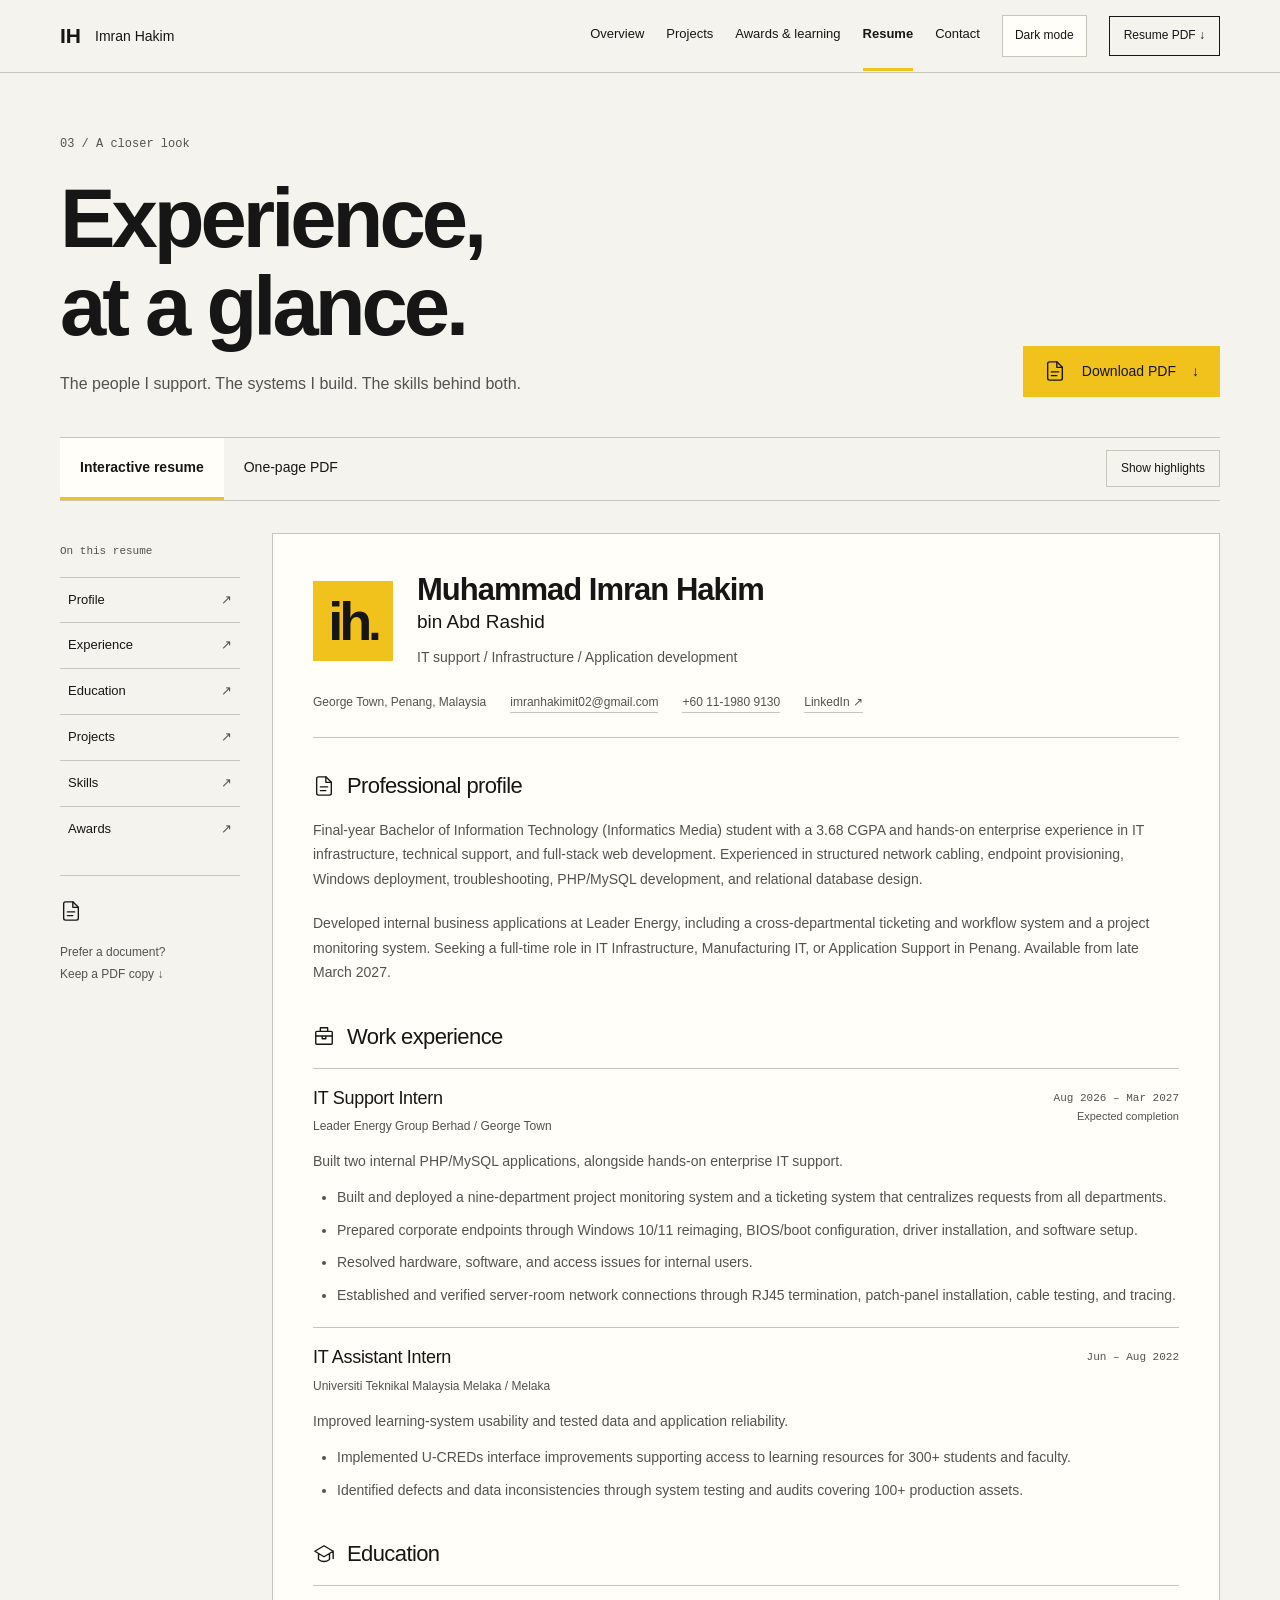
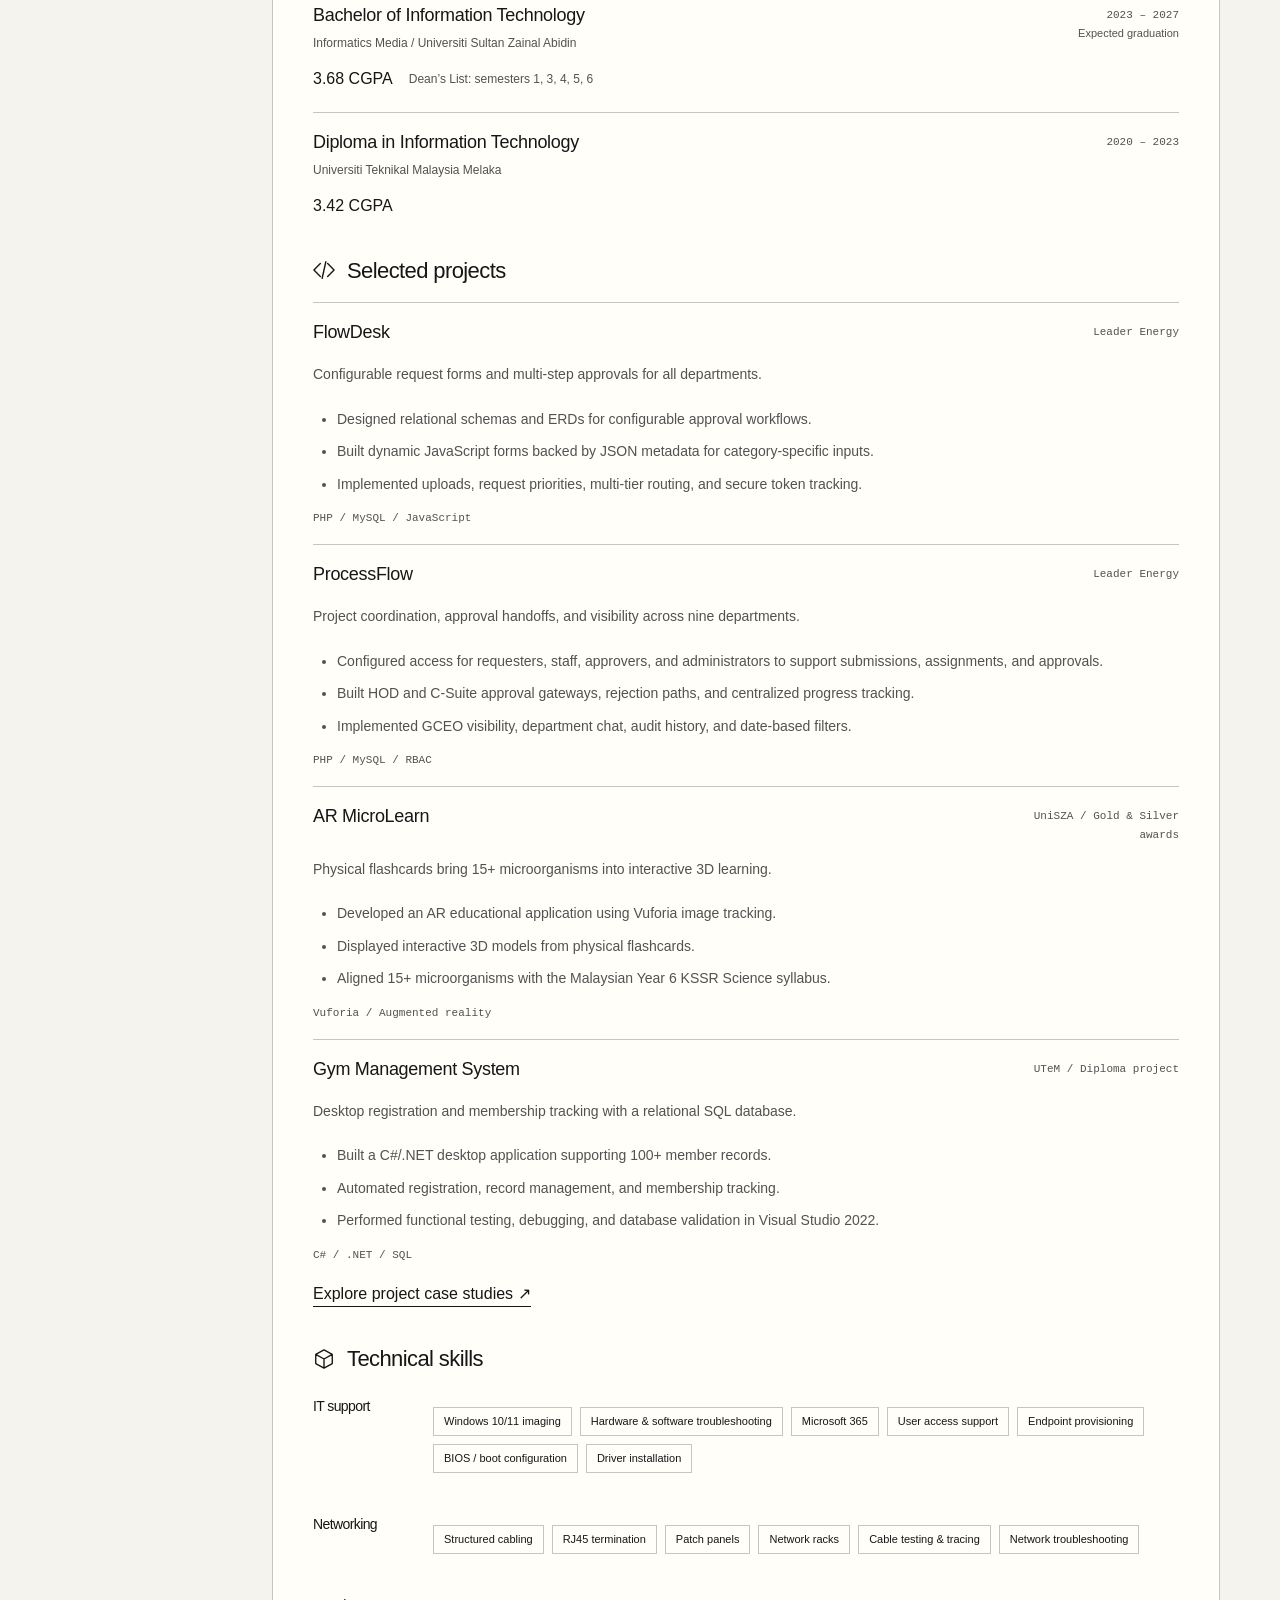
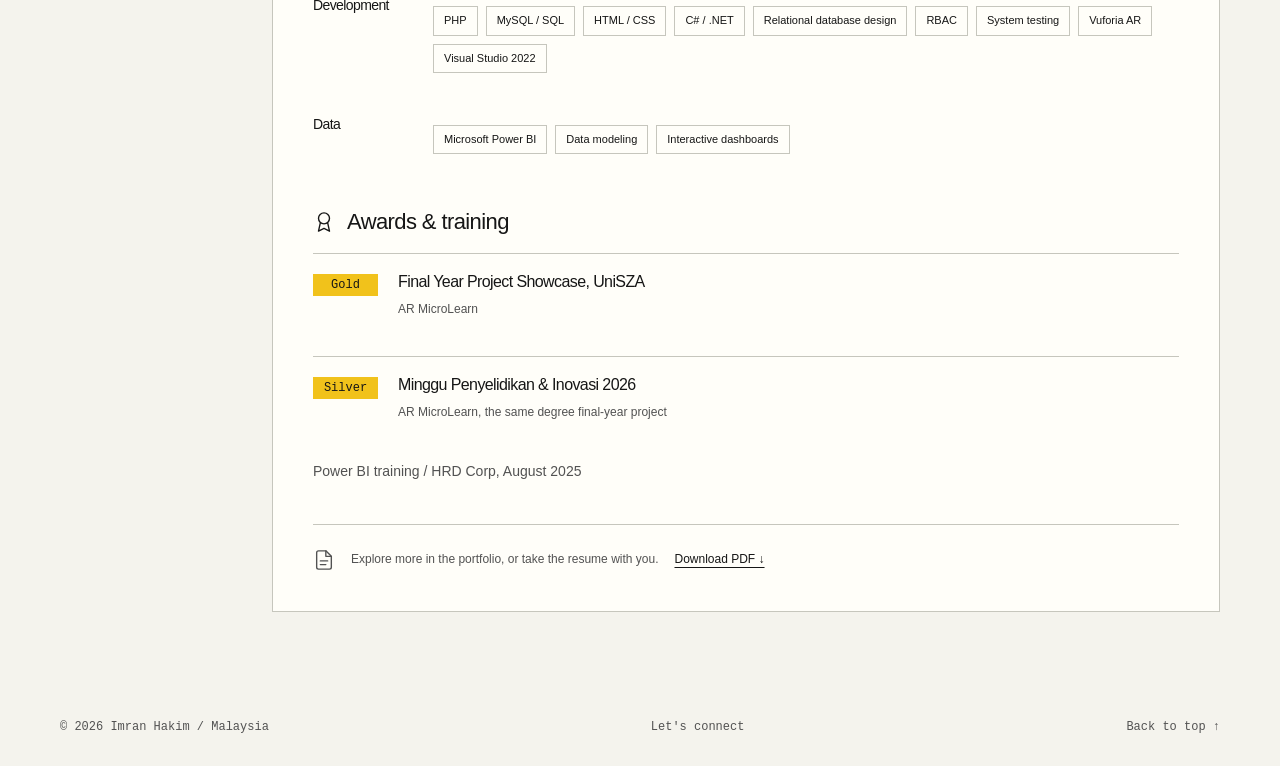
<file: resume.html>
<!doctype html>
<html lang="en">

  <head>
    <meta charset="utf-8">
    <meta name="viewport" content="width=device-width,initial-scale=1">
    <meta name="description" content="Muhammad Imran Hakim: IT support, infrastructure and application development portfolio.">
    <title>Resume | Imran Hakim</title>
    <link rel="stylesheet" href="styles.css">
    <script src="app.js" defer></script>
  </head>

  <body>
    <a class="skip" href="#main">Skip to content</a>

    <header>
      <nav class="wrap" aria-label="Main navigation">
        <a class="brand" href="index.html" aria-label="Imran Hakim home">IH<span class="brand-name">Imran Hakim</span>
        </a>
        <button id="menu" aria-expanded="false" aria-controls="links">Menu</button>
        <div id="links" class="">
          <a href="index.html">Overview</a>
          <a href="project.html">Projects</a>
          <a href="certs.html">Awards &amp; learning</a>
          <a href="resume.html" aria-current="page">Resume</a>
          <a href="contact.html">Contact</a>
          <button id="theme-toggle" aria-label="Switch colour theme" aria-pressed="false">Dark mode</button>
          <a class="resume" href="assets/Resume_Muhammad%20Imran%20Hakim.pdf" download="">Resume PDF <span aria-hidden="true">↓</span>
          </a>
        </div>
      </nav>
    </header>
    <main id="main">
      <section class="wrap resume-intro">
        <div>
          <span class="page-index">03 / A closer look</span>
          <h1>Experience,<br/>at a glance.</h1>
          <p>The people I support. The systems I build. The skills behind both.</p>
        </div>
        <a class="button" href="assets/Resume_Muhammad%20Imran%20Hakim.pdf" download="">
          <svg width="22" height="22" viewBox="0 0 24 24" fill="none" stroke="currentColor" stroke-width="1.5" stroke-linecap="round" stroke-linejoin="round" aria-hidden="true">
            <path d="M14 2H6a2 2 0 0 0-2 2v16a2 2 0 0 0 2 2h12a2 2 0 0 0 2-2V8z">
            </path>
            <path d="M14 2v6h6M8 13h8M8 17h6">
            </path>
          </svg>Download PDF <span aria-hidden="true">↓</span>
        </a>
      </section>
      <section class="wrap resume-workspace" aria-label="Interactive resume">
        <div class="resume-toolbar">
          <div class="resume-views" role="group" aria-label="Resume format">
            <button data-resume-view="web" aria-pressed="true">Interactive resume</button>
            <button data-resume-view="pdf" aria-pressed="false">One-page PDF</button>
          </div>
          <button class="resume-density" aria-pressed="false">Show highlights</button>
        </div>
        <div class="resume-layout">
          <aside class="resume-sidebar">
            <span class="resume-sidebar-label">On this resume</span>
            <nav aria-label="resume sections">
              <a href="#resume-profile">Profile<span aria-hidden="true">↗</span>
              </a>
              <a href="#resume-experience">Experience<span aria-hidden="true">↗</span>
              </a>
              <a href="#resume-education">Education<span aria-hidden="true">↗</span>
              </a>
              <a href="#resume-projects">Projects<span aria-hidden="true">↗</span>
              </a>
              <a href="#resume-skills">Skills<span aria-hidden="true">↗</span>
              </a>
              <a href="#resume-awards">Awards<span aria-hidden="true">↗</span>
              </a>
            </nav>
            <div class="resume-sidebar-note">
              <svg width="22" height="22" viewBox="0 0 24 24" fill="none" stroke="currentColor" stroke-width="1.5" stroke-linecap="round" stroke-linejoin="round" aria-hidden="true">
                <path d="M14 2H6a2 2 0 0 0-2 2v16a2 2 0 0 0 2 2h12a2 2 0 0 0 2-2V8z">
                </path>
                <path d="M14 2v6h6M8 13h8M8 17h6">
                </path>
              </svg>
              <p>Prefer a document?<br/>
                <a href="assets/Resume_Muhammad%20Imran%20Hakim.pdf" download="">Keep a PDF copy ↓</a>
              </p>
            </div>
          </aside>
          <article class="resume-sheet" aria-label="Muhammad Imran Hakim resume">
            <div class="cv-masthead">
              <div class="cv-logo" aria-hidden="true">ih<span>.</span>
              </div>
              <div>
                <h2>Muhammad Imran Hakim<span>bin Abd Rashid</span>
                </h2>
                <p>IT support / Infrastructure / Application development</p>
              </div>
            </div>
            <div class="cv-contact">
              <span>George Town, Penang, Malaysia</span>
              <a href="mailto:imranhakimit02@gmail.com">imranhakimit02@gmail.com</a>
              <a href="tel:+601119809130">+60 11-1980 9130</a>
              <a href="https://www.linkedin.com/in/imran-hakim-0b195a366/" target="_blank" rel="noopener noreferrer">LinkedIn ↗</a>
            </div>
            <section>
              <h2 id="resume-profile" class="cv-heading">
                <svg width="22" height="22" viewBox="0 0 24 24" fill="none" stroke="currentColor" stroke-width="1.5" stroke-linecap="round" stroke-linejoin="round" aria-hidden="true">
                  <path d="M14 2H6a2 2 0 0 0-2 2v16a2 2 0 0 0 2 2h12a2 2 0 0 0 2-2V8z">
                  </path>
                  <path d="M14 2v6h6M8 13h8M8 17h6">
                  </path>
                </svg>Professional profile</h2>
              <p>Final-year Bachelor of Information Technology (Informatics Media) student with a 3.68 CGPA and hands-on enterprise experience in IT infrastructure, technical support, and full-stack web development. Experienced in structured network cabling, endpoint provisioning, Windows deployment, troubleshooting, PHP/MySQL development, and relational database design.</p>
              <p class="cv-detail">Developed internal business applications at Leader Energy, including a cross-departmental ticketing and workflow system and a project monitoring system. Seeking a full-time role in IT Infrastructure, Manufacturing IT, or Application Support in Penang. Available from late March 2027.</p>
            </section>
            <section>
              <h2 id="resume-experience" class="cv-heading">
                <svg width="22" height="22" viewBox="0 0 24 24" fill="none" stroke="currentColor" stroke-width="1.5" stroke-linecap="round" stroke-linejoin="round" aria-hidden="true">
                  <rect x="3" y="7" width="18" height="14" rx="1">
                  </rect>
                  <path d="M8 7V3h8v4M3 12h18M10 12v3h4v-3">
                  </path>
                </svg>Work experience</h2>
              <div class="cv-entry">
                <div class="cv-entry-top">
                  <div>
                    <h3>IT Support Intern</h3>
                    <p>Leader Energy Group Berhad / George Town</p>
                  </div>
                  <span>Aug 2026 – Mar 2027<br/>
                    <small>Expected completion</small>
                  </span>
                </div>
                <p class="cv-highlight">Built two internal PHP/MySQL applications, alongside hands-on enterprise IT support.</p>
                <ul class="cv-detail">
                  <li>Built and deployed a nine-department project monitoring system and a ticketing system that centralizes requests from all departments.</li>
                  <li>Prepared corporate endpoints through Windows 10/11 reimaging, BIOS/boot configuration, driver installation, and software setup.</li>
                  <li>Resolved hardware, software, and access issues for internal users.</li>
                  <li>Established and verified server-room network connections through RJ45 termination, patch-panel installation, cable testing, and tracing.</li>
                </ul>
              </div>
              <div class="cv-entry">
                <div class="cv-entry-top">
                  <div>
                    <h3>IT Assistant Intern</h3>
                    <p>Universiti Teknikal Malaysia Melaka / Melaka</p>
                  </div>
                  <span>Jun – Aug 2022</span>
                </div>
                <p class="cv-highlight">Improved learning-system usability and tested data and application reliability.</p>
                <ul class="cv-detail">
                  <li>Implemented U-CREDs interface improvements supporting access to learning resources for 300+ students and faculty.</li>
                  <li>Identified defects and data inconsistencies through system testing and audits covering 100+ production assets.</li>
                </ul>
              </div>
            </section>
            <section>
              <h2 id="resume-education" class="cv-heading">
                <svg width="22" height="22" viewBox="0 0 24 24" fill="none" stroke="currentColor" stroke-width="1.5" stroke-linecap="round" stroke-linejoin="round" aria-hidden="true">
                  <path d="m2 9 10-6 10 6-10 6zM6 12v6c4 3 8 3 12 0v-6M22 9v8">
                  </path>
                </svg>Education</h2>
              <div class="cv-entry">
                <div class="cv-entry-top">
                  <div>
                    <h3>Bachelor of Information Technology</h3>
                    <p>Informatics Media / Universiti Sultan Zainal Abidin</p>
                  </div>
                  <span>2023 – 2027<br/>
                    <small>Expected graduation</small>
                  </span>
                </div>
                <div class="cv-academic">
                  <strong>3.68 CGPA</strong>
                  <span>Dean’s List: semesters 1, 3, 4, 5, 6</span>
                </div>
              </div>
              <div class="cv-entry">
                <div class="cv-entry-top">
                  <div>
                    <h3>Diploma in Information Technology</h3>
                    <p>Universiti Teknikal Malaysia Melaka</p>
                  </div>
                  <span>2020 – 2023</span>
                </div>
                <div class="cv-academic">
                  <strong>3.42 CGPA</strong>
                </div>
              </div>
            </section>
            <section>
              <h2 id="resume-projects" class="cv-heading">
                <svg width="22" height="22" viewBox="0 0 24 24" fill="none" stroke="currentColor" stroke-width="1.5" stroke-linecap="round" stroke-linejoin="round" aria-hidden="true">
                  <path d="m8 5-7 7 7 7M16 5l7 7-7 7M14 3l-4 18">
                  </path>
                </svg>Selected projects</h2>
              <div class="cv-projects">
                <div class="cv-entry">
                  <div class="cv-entry-top">
                    <h3>FlowDesk</h3>
                    <span>Leader Energy</span>
                  </div>
                  <p>Configurable request forms and multi-step approvals for all departments.</p>
                  <ul class="cv-detail">
                    <li>Designed relational schemas and ERDs for configurable approval workflows.</li>
                    <li>Built dynamic JavaScript forms backed by JSON metadata for category-specific inputs.</li>
                    <li>Implemented uploads, request priorities, multi-tier routing, and secure token tracking.</li>
                  </ul>
                  <span class="cv-stack">PHP / MySQL / JavaScript</span>
                </div>
                <div class="cv-entry">
                  <div class="cv-entry-top">
                    <h3>ProcessFlow</h3>
                    <span>Leader Energy</span>
                  </div>
                  <p>Project coordination, approval handoffs, and visibility across nine departments.</p>
                  <ul class="cv-detail">
                    <li>Configured access for requesters, staff, approvers, and administrators to support submissions, assignments, and approvals.</li>
                    <li>Built HOD and C-Suite approval gateways, rejection paths, and centralized progress tracking.</li>
                    <li>Implemented GCEO visibility, department chat, audit history, and date-based filters.</li>
                  </ul>
                  <span class="cv-stack">PHP / MySQL / RBAC</span>
                </div>
                <div class="cv-entry">
                  <div class="cv-entry-top">
                    <h3>AR MicroLearn</h3>
                    <span>UniSZA / Gold &amp; Silver awards</span>
                  </div>
                  <p>Physical flashcards bring 15+ microorganisms into interactive 3D learning.</p>
                  <ul class="cv-detail">
                    <li>Developed an AR educational application using Vuforia image tracking.</li>
                    <li>Displayed interactive 3D models from physical flashcards.</li>
                    <li>Aligned 15+ microorganisms with the Malaysian Year 6 KSSR Science syllabus.</li>
                  </ul>
                  <span class="cv-stack">Vuforia / Augmented reality</span>
                </div>
                <div class="cv-entry">
                  <div class="cv-entry-top">
                    <h3>Gym Management System</h3>
                    <span>UTeM / Diploma project</span>
                  </div>
                  <p>Desktop registration and membership tracking with a relational SQL database.</p>
                  <ul class="cv-detail">
                    <li>Built a C#/.NET desktop application supporting 100+ member records.</li>
                    <li>Automated registration, record management, and membership tracking.</li>
                    <li>Performed functional testing, debugging, and database validation in Visual Studio 2022.</li>
                  </ul>
                  <span class="cv-stack">C# / .NET / SQL</span>
                </div>
              </div>
              <a class="inline-link" href="project.html">Explore project case studies ↗</a>
            </section>
            <section>
              <h2 id="resume-skills" class="cv-heading">
                <svg width="22" height="22" viewBox="0 0 24 24" fill="none" stroke="currentColor" stroke-width="1.5" stroke-linecap="round" stroke-linejoin="round" aria-hidden="true">
                  <path d="m12 2 9 5v10l-9 5-9-5V7zM3 7l9 5 9-5M12 12v10">
                  </path>
                </svg>Technical skills</h2>
              <div class="cv-skill-groups">
                <div>
                  <h3>IT support</h3>
                  <ul>
                    <li>Windows 10/11 imaging</li>
                    <li>Hardware &amp; software troubleshooting</li>
                    <li>Microsoft 365</li>
                    <li>User access support</li>
                    <li>Endpoint provisioning</li>
                    <li>BIOS / boot configuration</li>
                    <li>Driver installation</li>
                  </ul>
                </div>
                <div>
                  <h3>Networking</h3>
                  <ul>
                    <li>Structured cabling</li>
                    <li>RJ45 termination</li>
                    <li>Patch panels</li>
                    <li>Network racks</li>
                    <li>Cable testing &amp; tracing</li>
                    <li>Network troubleshooting</li>
                  </ul>
                </div>
                <div>
                  <h3>Development</h3>
                  <ul>
                    <li>PHP</li>
                    <li>MySQL / SQL</li>
                    <li>HTML / CSS</li>
                    <li>C# / .NET</li>
                    <li>Relational database design</li>
                    <li>RBAC</li>
                    <li>System testing</li>
                    <li>Vuforia AR</li>
                    <li>Visual Studio 2022</li>
                  </ul>
                </div>
                <div>
                  <h3>Data</h3>
                  <ul>
                    <li>Microsoft Power BI</li>
                    <li>Data modeling</li>
                    <li>Interactive dashboards</li>
                  </ul>
                </div>
              </div>
            </section>
            <section>
              <h2 id="resume-awards" class="cv-heading">
                <svg width="22" height="22" viewBox="0 0 24 24" fill="none" stroke="currentColor" stroke-width="1.5" stroke-linecap="round" stroke-linejoin="round" aria-hidden="true">
                  <circle cx="12" cy="8" r="6">
                  </circle>
                  <path d="m8 13-2 9 6-3 6 3-2-9">
                  </path>
                </svg>Awards &amp; training</h2>
              <div class="cv-award">
                <span>Gold</span>
                <div>
                  <h3>Final Year Project Showcase, UniSZA</h3>
                  <p>AR MicroLearn</p>
                </div>
              </div>
              <div class="cv-award">
                <span>Silver</span>
                <div>
                  <h3>Minggu Penyelidikan &amp; Inovasi 2026</h3>
                  <p>AR MicroLearn, the same degree final-year project</p>
                </div>
              </div>
              <p class="cv-training">Power BI training / HRD Corp, August 2025</p>
            </section>
            <div class="cv-end">
              <svg width="22" height="22" viewBox="0 0 24 24" fill="none" stroke="currentColor" stroke-width="1.5" stroke-linecap="round" stroke-linejoin="round" aria-hidden="true">
                <path d="M14 2H6a2 2 0 0 0-2 2v16a2 2 0 0 0 2 2h12a2 2 0 0 0 2-2V8z">
                </path>
                <path d="M14 2v6h6M8 13h8M8 17h6">
                </path>
              </svg>
              <span>Explore more in the portfolio, or take the resume with you.</span>
              <a href="assets/Resume_Muhammad%20Imran%20Hakim.pdf" download="">Download PDF ↓</a>
            </div>
          </article>
        </div>
      </section>
      <div class="wrap resume-pdf" id="resume-pdf" hidden>
        <p><a href="assets/Resume_Muhammad%20Imran%20Hakim.pdf" target="_blank" rel="noopener noreferrer">Open the one-page resume PDF</a> if the preview is unavailable.</p>
        <iframe data-src="assets/Resume_Muhammad%20Imran%20Hakim.pdf#view=FitH" title="Muhammad Imran Hakim one-page resume">
        </iframe>
      </div>
    </main>
    <footer class="wrap">
      <span>© 2026 Imran Hakim / Malaysia</span>
      <a href="contact.html">Let&#x27;s connect</a>
      <a href="#main">Back to top ↑</a>
    </footer>
  </body>
</html>
</file>
<file: styles.css>
/* Carbon-inspired gray themes with the reference portfolio's ivory grid and yellow accent. */
:root {
  color-scheme: light;
  --bg: #f4f3ed;
  --layer: #fffef9;
  --layer-hover: #e9e8e1;
  --text: #161616;
  --secondary: #525252;
  --border: #c6c6bd;
  --strong: #161616;
  --accent: #f1c21b;
  --on-accent: #161616;
  --focus: #0f62fe;
  --font: 'IBM Plex Sans','Segoe UI',Arial,sans-serif;
  --mono: 'IBM Plex Mono',Consolas,monospace;
  --grid: rgba(22,22,22,.09);
}

:root[data-theme=dark] {
  color-scheme: dark;
  --bg: #161616;
  --layer: #262626;
  --layer-hover: #353535;
  --text: #f4f4f4;
  --secondary: #c6c6c6;
  --border: #525252;
  --strong: #f4f4f4;
  --grid: rgba(244,244,244,.06);
}

* {
  box-sizing: border-box;
}

html,body {
  overflow-x: clip;
}

html {
  scroll-behavior: smooth;
  scroll-padding-top: 90px;
}

body {
  margin: 0;
  background: var(--bg);
  color: var(--text);
  font: 16px/1.6 var(--font);
}

a {
  color: inherit;
  text-decoration: none;
}

button {
  font: inherit;
  color: inherit;
  cursor: pointer;
}

a:hover {
  text-decoration: underline;
  text-underline-offset: 5px;
}

:focus-visible {
  outline: 2px solid var(--focus);
  outline-offset: 4px;
}

button:disabled {
  opacity: .5;
  cursor: not-allowed;
}

.wrap {
  width: min(1160px,calc(100% - 96px));
  margin-inline: auto;
}

header {
  border-bottom: 1px solid var(--border);
  background: var(--bg);
  position: sticky;
  top: 0;
  z-index: 20;
}

nav {
  min-height: 72px;
  display: flex;
  align-items: center;
  justify-content: space-between;
  gap: 24px;
}

.brand {
  display: flex;
  align-items: center;
  gap: 14px;
  font-size: 21px;
  font-weight: 700;
}

.brand::first-letter {
  color: var(--text);
}

.brand-name {
  font-size: 14px;
  font-weight: 500;
}

#links {
  display: flex;
  align-items: center;
  gap: 22px;
  font-size: 13px;
}

#links>a:not(.resume) {
  padding-block: 23px;
  border-bottom: 3px solid transparent;
}

#links a[aria-current=page] {
  border-color: var(--accent);
  font-weight: 600;
}

#theme-toggle,#menu {
  border: 1px solid var(--border);
  background: var(--layer);
  padding: 10px 12px;
  font-size: 12px;
}

#theme-toggle:hover,#menu:hover {
  background: var(--layer-hover);
}

#menu {
  display: none;
}

.resume {
  border: 1px solid var(--strong);
  padding: 9px 14px;
  font-size: 12px;
}

.hero {
  padding-block: 48px 0;
  position: relative;
  min-height: 700px;
  background-image: linear-gradient(var(--grid) 1px,transparent 1px),linear-gradient(90deg,var(--grid) 1px,transparent 1px);
  background-size: 80px 80px;
}

.location,.page-index {
  font: 12px/1.5 var(--mono);
  color: var(--secondary);
}

h1,h2,h3 {
  min-width: 0;
  overflow-wrap: break-word;
  line-height: 1.06;
}

h1 {
  font-size: clamp(76px,11vw,152px);
  font-weight: 700;
  letter-spacing: -8px;
  margin: 28px 0;
}

.hero-period {
  color: var(--accent);
}

.hero-statement {
  font-size: clamp(24px,3.1vw,42px);
  line-height: 1.3;
  letter-spacing: -1px;
  max-width: 890px;
  color: var(--text);
}

p {
  margin: 0 0 20px;
  color: var(--secondary);
}

.actions {
  display: flex;
  gap: 16px;
  flex-wrap: wrap;
  margin-top: 28px;
}

.button,.secondary {
  min-height: 48px;
  padding: 13px 20px;
  display: inline-flex;
  align-items: center;
  gap: 40px;
  border: 1px solid var(--strong);
  font-size: 14px;
}

.button {
  background: var(--accent);
  color: var(--on-accent);
  border-color: var(--accent);
}

.button:hover {
  background: var(--text);
  color: var(--bg);
  text-decoration: none;
}

.secondary:hover {
  background: var(--layer-hover);
  text-decoration: none;
}

.hero-foot {
  display: flex;
  justify-content: space-between;
  gap: 20px;
  font: 12px/1.5 var(--mono);
  color: var(--secondary);
  border-block: 1px solid var(--border);
  margin-top: 48px;
  padding: 18px 0;
}

.section {
  padding-block: 88px;
}

.heading {
  display: flex;
  justify-content: space-between;
  gap: 32px;
  align-items: end;
  margin-bottom: 36px;
}

h2 {
  font-size: clamp(32px,4vw,48px);
  font-weight: 500;
  letter-spacing: -1.8px;
  margin: 0 0 28px;
}

.heading h2 {
  max-width: 620px;
  margin: 0;
}

.heading p {
  font-size: 14px;
  margin: 0;
  max-width: 330px;
}

h3 {
  font-size: 25px;
  letter-spacing: -.6px;
  font-weight: 500;
  margin: 20px 0 14px;
}

.split {
  display: grid;
  grid-template-columns: repeat(2,minmax(0,1fr));
  gap: 64px;
}

.about {
  border-bottom: 1px solid var(--border);
}

.education article {
  border-top: 1px solid var(--border);
  padding: 24px 0;
}

.education small,.timeline small {
  font: 12px/1.6 var(--mono);
  color: var(--secondary);
}

.education strong {
  font-size: 32px;
  font-weight: 500;
}

.education p {
  font-size: 14px;
  margin-bottom: 8px;
}

.inline-link {
  display: inline-block;
  border-bottom: 1px solid var(--strong);
  margin-top: 20px;
}

.skills article {
  display: grid;
  grid-template-columns: minmax(0,1fr) minmax(0,1.5fr);
  gap: 32px;
  border-top: 1px solid var(--border);
  padding-block: 24px;
}

.skills h3 {
  margin: 0;
  font-size: 21px;
}

.skills p {
  margin: 0;
  font-size: 15px;
}

.dark {
  background: var(--layer);
}

.timeline article {
  padding-block: 24px;
  border-top: 1px solid var(--border);
}

.timeline p {
  font-size: 14px;
}

.journal-section {
  border-bottom: 1px solid var(--border);
}

details {
  border-top: 1px solid var(--border);
}

details:last-child {
  border-bottom: 1px solid var(--border);
}

summary {
  cursor: pointer;
  list-style: none;
  padding: 20px 16px;
  display: flex;
  align-items: center;
  gap: 24px;
  font-size: 16px;
  background: var(--layer);
}

summary:hover {
  background: var(--layer-hover);
}

summary::-webkit-details-marker {
  display: none;
}

summary::after {
  content: '';
  display: block;
  flex-shrink: 0;
  width: 8px;
  height: 8px;
  border-right: 1.5px solid var(--text);
  border-bottom: 1.5px solid var(--text);
  transform: rotate(45deg);
  margin: 0 4px 4px auto;
}

details[open]>summary::after {
  transform: rotate(225deg);
  margin-top: 8px;
}

summary small {
  font: 12px var(--mono);
  color: var(--secondary);
  min-width: 155px;
}

summary strong {
  font-weight: 500;
}

details>p {
  padding: 20px 16px;
  margin: 0;
  background: var(--layer);
  font-size: 14px;
}

.page-intro {
  padding-block: 64px 48px;
  border-bottom: 1px solid var(--border);
}

.page-intro h1 {
  font-size: clamp(64px,8vw,110px);
  letter-spacing: -5px;
  margin-bottom: 28px;
}

.page-intro p {
  max-width: 600px;
  font-size: 19px;
}

.filters {
  display: flex;
  gap: 0;
  margin-bottom: 32px;
  border-bottom: 1px solid var(--border);
  overflow: auto;
}

.filters button {
  background: transparent;
  border: 0;
  border-bottom: 3px solid transparent;
  white-space: nowrap;
  padding: 14px 24px;
  font-size: 14px;
}

.filters button[aria-pressed=true] {
  border-bottom-color: var(--accent);
  background: var(--layer);
  font-weight: 600;
}

.filters button:hover {
  background: var(--layer-hover);
}

.projects {
  display: grid;
  grid-template-columns: repeat(2,minmax(0,1fr));
  gap: 24px;
}

.project {
  background: var(--layer);
  border: 1px solid var(--border);
}

.project[hidden] {
  display: none;
}

.art {
  min-height: 230px;
  display: flex;
  flex-direction: column;
  justify-content: space-between;
  padding: 28px;
  background-image: linear-gradient(var(--grid) 1px,transparent 1px),linear-gradient(90deg,var(--grid) 1px,transparent 1px);
  background-size: 28px 28px;
  border-bottom: 1px solid var(--border);
}

.art-title {
  font-size: 40px;
  font-weight: 600;
  letter-spacing: -2px;
}

.art-foot {
  font: 12px var(--mono);
}

.route {
  display: flex;
  gap: 12px;
  align-items: center;
}

.route span {
  flex: 1;
  padding: 12px 4px;
  border-bottom: 2px solid var(--accent);
  font-size: 14px;
}

.body {
  padding: 28px;
}

.meta {
  display: flex;
  justify-content: space-between;
  gap: 12px;
  font: 11px var(--mono);
  color: var(--secondary);
}

.body p {
  font-size: 15px;
}

.project-bottom {
  display: flex;
  justify-content: space-between;
  align-items: center;
  gap: 16px;
  flex-wrap: wrap;
  margin-top: 32px;
  font: 11px var(--mono);
}

.open {
  border: 0;
  border-bottom: 1px solid var(--strong);
  padding: 8px 0;
  background: transparent;
  font: 13px var(--font);
}

.open:hover {
  color: var(--secondary);
}

.note {
  font-size: 12px;
  margin-top: 24px;
}

.award-grid {
  display: grid;
  grid-template-columns: repeat(2,minmax(0,1fr));
  gap: 24px;
}

.award {
  background: var(--layer);
  border: 1px solid var(--border);
  padding: 32px;
  min-height: 250px;
}

.award-number {
  display: inline-block;
  background: var(--accent);
  color: var(--on-accent);
  padding: 4px 12px;
  font: 12px var(--mono);
}

.award p {
  font-size: 14px;
}

.contact {
  background: var(--layer);
}

.contact h2 {
  font-size: clamp(40px,6vw,72px);
}

.contact p {
  max-width: 540px;
}

.email {
  font-size: clamp(19px,3vw,38px);
  overflow-wrap: anywhere;
  border-bottom: 2px solid var(--accent);
}

.contact-links {
  display: flex;
  align-items: center;
  gap: 28px;
  flex-wrap: wrap;
  margin-top: 32px;
  font-size: 14px;
}

#copy {
  background: transparent;
  border: 1px solid var(--border);
  padding: 12px 16px;
}

#copy:hover {
  background: var(--layer-hover);
}

footer {
  padding-block: 28px;
  display: flex;
  justify-content: space-between;
  gap: 20px;
  font: 12px var(--mono);
  color: var(--secondary);
}

dialog {
  background: var(--layer);
  color: var(--text);
  border: 1px solid var(--border);
  width: min(720px,calc(100% - 32px));
  max-height: 85dvh;
  padding: 32px;
}

dialog::backdrop {
  background: var(--text);
  opacity: .5;
}

.dialog-top {
  display: flex;
  justify-content: space-between;
  align-items: center;
  border-bottom: 1px solid var(--border);
  padding-bottom: 20px;
  font-size: 13px;
}

#close {
  border: 0;
  background: transparent;
  padding: 8px;
}

dialog h2 {
  margin-top: 28px;
}

dialog h3 {
  font-size: 20px;
}

dialog p,dialog li {
  font-size: 15px;
  color: var(--secondary);
}

.tags {
  font: 12px var(--mono);
}

.skip {
  position: fixed;
  z-index: 50;
  transform: translateY(-150%);
  background: var(--accent);
  color: var(--on-accent);
  padding: 12px;
}

.skip:focus {
  transform: translateY(0);
}

@media (max-width:1000px) {
  .wrap {
    width: calc(100% - 48px);
  }
  #links {
    gap: 14px;
  }
  .brand-name {
    display: none;
  }
  #links a {
    font-size: 12px;
  }
  .split {
    gap: 32px;
  }
  .hero {
    min-height: 650px;
  }
  h1 {
    letter-spacing: -5px;
  }
  .heading {
    align-items: start;
  }
}

@media (max-width:700px) {
  .wrap {
    width: calc(100% - 40px);
  }
  nav {
    min-height: 64px;
    flex-wrap: wrap;
    padding-block: 12px;
  }
  #menu {
    display: block;
  }
  .brand-name {
    display: inline;
  }
  #links {
    width: 100%;
    flex-wrap: wrap;
    gap: 16px;
    padding-bottom: 12px;
  }
  .js #links:not(.is-open) {
    display: none;
  }
  #links>a:not(.resume) {
    padding-block: 8px;
  }
  .hero {
    padding-top: 40px;
    min-height: 610px;
    background-size: 48px 48px;
  }
  h1 {
    font-size: clamp(70px,20vw,120px);
    letter-spacing: -5px;
    margin-block: 32px;
  }
  .hero-statement {
    font-size: 25px;
    letter-spacing: -.5px;
  }
  .hero-foot {
    font-size: 10px;
    flex-direction: column;
    gap: 8px;
    margin-top: 36px;
  }
  .section {
    padding-block: 56px;
  }
  .heading {
    flex-direction: column;
    gap: 16px;
  }
  .split,.projects,.award-grid {
    grid-template-columns: minmax(0,1fr);
    gap: 32px;
  }
  .skills article {
    grid-template-columns: minmax(0,1fr);
    gap: 16px;
  }
  summary {
    gap: 12px;
    flex-wrap: wrap;
  }
  summary small {
    width: 100%;
  }
  summary strong {
    max-width: 85%;
  }
  .page-intro {
    padding-block: 48px 32px;
  }
  .page-intro h1 {
    font-size: 64px;
    letter-spacing: -3px;
  }
  .page-intro p {
    font-size: 17px;
  }
  .filters button {
    padding-inline: 16px;
    font-size: 12px;
  }
  .route {
    gap: 8px;
  }
  .art {
    padding: 24px;
  }
  .body {
    padding: 24px;
  }
  .meta {
    font-size: 10px;
  }
  .contact-links {
    gap: 20px;
  }
  .email {
    font-size: 20px;
  }
  footer {
    flex-wrap: wrap;
    font-size: 10px;
  }
  dialog {
    padding: 24px;
  }
}

@media (prefers-reduced-motion:reduce) {
  html {
    scroll-behavior: auto;
  }
  *,*::before,*::after {
    transition: none!important;
    animation: none!important;
  }
}

/* Shared list, dialog, and touch interaction defaults. */
ul {
  list-style: disc;
  padding-left: 1.5rem;
}

dialog {
  margin: auto;
}

button,a,summary {
  touch-action: manipulation;
}

.contact-links #status {
  font-size: 13px;
}

#root {
  min-height: 100dvh;
}

/* Interactive resume: a document surface with a persistent section index. */
.resume-intro {
  padding-block: 56px 40px;
  display: flex;
  align-items: end;
  justify-content: space-between;
  gap: 32px;
}

.resume-intro h1 {
  font-size: clamp(56px,6.5vw,88px);
  letter-spacing: -4px;
  margin: 20px 0;
}

.resume-intro p {
  max-width: 560px;
  margin: 0;
}

.resume-intro .button {
  gap: 16px;
  flex-shrink: 0;
}

.resume-workspace {
  padding-bottom: 80px;
}

.resume-toolbar {
  display: flex;
  justify-content: space-between;
  align-items: center;
  border-block: 1px solid var(--border);
  gap: 16px;
  min-height: 64px;
  margin-bottom: 32px;
}

.resume-views {
  display: flex;
  align-self: stretch;
}

.resume-views button {
  background: transparent;
  border: 0;
  border-bottom: 3px solid transparent;
  padding: 16px 20px;
  font-size: 14px;
}

.resume-views button[aria-pressed=true] {
  border-color: var(--accent);
  background: var(--layer);
  font-weight: 600;
}

.resume-views button:hover,.resume-density:hover {
  background: var(--layer-hover);
}

.resume-density {
  background: transparent;
  border: 1px solid var(--border);
  padding: 8px 14px;
  font-size: 12px;
}

.resume-layout {
  display: grid;
  grid-template-columns: 180px minmax(0,1fr);
  gap: 32px;
  align-items: start;
}

.resume-sidebar {
  position: sticky;
  top: 104px;
}

.resume-sidebar-label {
  font: 11px var(--mono);
  color: var(--secondary);
  display: block;
  margin: 12px 0 20px;
}

.resume-sidebar nav {
  display: flex;
  flex-direction: column;
  align-items: stretch;
  gap: 0;
  min-height: 0;
}

.resume-sidebar nav a {
  display: flex;
  justify-content: space-between;
  border-top: 1px solid var(--border);
  padding: 12px 8px;
  font-size: 13px;
}

.resume-sidebar nav a:hover {
  background: var(--layer);
  text-decoration: none;
}

.resume-sidebar nav a span {
  color: var(--secondary);
}

.resume-sidebar-note {
  border-top: 1px solid var(--border);
  padding-top: 24px;
  margin-top: 24px;
}

.resume-sidebar-note svg {
  margin-bottom: 12px;
}

.resume-sidebar-note p {
  font-size: 12px;
  line-height: 1.8;
}

.resume-sheet {
  padding: 40px;
  background: var(--layer);
  border: 1px solid var(--border);
}

.cv-masthead {
  display: flex;
  gap: 24px;
  align-items: center;
}

.cv-logo {
  width: 80px;
  height: 80px;
  flex-shrink: 0;
  background: var(--accent);
  color: var(--on-accent);
  font-size: 54px;
  font-weight: 700;
  line-height: 80px;
  letter-spacing: -4px;
  text-align: center;
}

.cv-logo span {
  font-size: 48px;
}

.cv-masthead h2 {
  font-size: 31px;
  letter-spacing: -1px;
  margin: 0 0 12px;
  font-weight: 600;
}

.cv-masthead h2 span {
  display: block;
  font-size: 19px;
  font-weight: 400;
  letter-spacing: 0;
  margin-top: 6px;
}

.cv-masthead p {
  font-size: 12px;
  margin: 0;
}

.cv-contact {
  display: flex;
  flex-wrap: wrap;
  gap: 8px 24px;
  font-size: 12px;
  padding: 24px 0;
  border-bottom: 1px solid var(--border);
  margin-bottom: 36px;
  color: var(--secondary);
}

.cv-contact a {
  border-bottom: 1px solid var(--border);
}

.resume-sheet>section {
  margin-bottom: 40px;
}

.cv-heading {
  display: flex;
  align-items: center;
  gap: 12px;
  font-size: 22px;
  font-weight: 500;
  letter-spacing: -.6px;
  margin-bottom: 20px;
  scroll-margin-top: 100px;
}

.cv-heading svg {
  flex-shrink: 0;
}

.resume-sheet p,.resume-sheet li {
  font-size: 14px;
  line-height: 1.75;
}

.cv-entry {
  border-top: 1px solid var(--border);
  padding-top: 20px;
  margin-top: 20px;
}

.cv-entry-top {
  display: flex;
  justify-content: space-between;
  gap: 24px;
  align-items: start;
  margin-bottom: 12px;
}

.cv-entry-top h3 {
  font-size: 18px;
  margin: 0 0 8px;
  letter-spacing: -.3px;
}

.cv-entry-top p {
  font-size: 12px;
  margin: 0;
}

.cv-entry-top>span {
  font: 11px/1.7 var(--mono);
  text-align: right;
  color: var(--secondary);
  max-width: 190px;
  flex-shrink: 0;
}

.cv-entry-top small {
  font: 11px var(--font);
}

.cv-entry ul {
  margin: 12px 0 16px;
  color: var(--secondary);
}

.cv-entry li {
  margin-bottom: 8px;
}

.cv-highlight {
  margin-bottom: 12px;
}

.cv-academic {
  display: flex;
  flex-wrap: wrap;
  gap: 16px;
  align-items: center;
  font-size: 12px;
  color: var(--secondary);
}

.cv-academic strong {
  color: var(--text);
  font-size: 16px;
  font-weight: 500;
}

.cv-stack {
  font: 11px var(--mono);
  color: var(--secondary);
  display: block;
}

.cv-skill-groups>div {
  display: grid;
  grid-template-columns: 100px minmax(0,1fr);
  gap: 20px;
  margin-bottom: 20px;
}

.cv-skill-groups h3 {
  font-size: 14px;
  margin: 8px 0;
}

.cv-skill-groups ul {
  list-style: none;
  padding: 0;
  display: flex;
  flex-wrap: wrap;
  gap: 8px;
}

.cv-skill-groups li {
  border: 1px solid var(--border);
  padding: 4px 10px;
  font-size: 11px;
}

.cv-award {
  display: flex;
  align-items: start;
  gap: 20px;
  border-top: 1px solid var(--border);
  padding-top: 20px;
  margin-top: 20px;
}

.cv-award>span {
  background: var(--accent);
  color: var(--on-accent);
  padding: 4px 8px;
  font: 12px var(--mono);
  min-width: 65px;
  text-align: center;
}

.cv-award h3 {
  font-size: 16px;
  margin: 0 0 8px;
}

.cv-award p {
  font-size: 12px;
  margin-bottom: 16px;
}

.cv-training {
  margin: 20px 0 0;
}

.cv-end {
  display: flex;
  flex-wrap: wrap;
  gap: 16px;
  align-items: center;
  border-top: 1px solid var(--border);
  padding-top: 24px;
  font-size: 12px;
  color: var(--secondary);
}

.cv-end a {
  color: var(--text);
  text-decoration: underline;
  text-underline-offset: 4px;
}

.is-compact .cv-detail {
  display: none;
}

.resume-pdf {
  border: 1px solid var(--border);
  background: var(--layer);
}

.resume-pdf p {
  padding: 16px 20px;
  font-size: 13px;
  margin: 0;
}

.resume-pdf p a {
  text-decoration: underline;
}

.resume-pdf iframe {
  display: block;
  width: 100%;
  height: 850px;
  height: 80dvh;
  border: 0;
  border-top: 1px solid var(--border);
}

@media (max-width:1100px) and (min-width:701px) {
  #links {
    gap: 12px;
  }
  .brand-name {
    display: none;
  }
  #links a,#theme-toggle {
    font-size: 11px;
  }
  .resume-layout {
    grid-template-columns: 150px minmax(0,1fr);
    gap: 24px;
  }
  .resume-sheet {
    padding: 28px;
  }
  .cv-masthead h2 {
    font-size: 26px;
  }
}

@media (max-width:700px) {
  .resume-intro {
    padding-block: 40px 28px;
    flex-direction: column;
    align-items: start;
    gap: 24px;
  }
  .resume-intro h1 {
    font-size: 58px;
    letter-spacing: -3px;
  }
  .resume-toolbar {
    flex-wrap: wrap;
    gap: 12px;
    padding-bottom: 12px;
  }
  .resume-views {
    width: 100%;
  }
  .resume-views button {
    font-size: 13px;
    flex: 1;
    padding-inline: 12px;
  }
  .resume-layout {
    grid-template-columns: minmax(0,1fr);
    gap: 20px;
  }
  .resume-sidebar {
    position: static;
    min-width: 0;
  }
  .resume-sidebar-label,.resume-sidebar-note {
    display: none;
  }
  .resume-sidebar nav {
    flex-direction: row;
    flex-wrap: wrap;
    gap: 8px;
    padding: 0;
  }
  .resume-sidebar nav a {
    border: 1px solid var(--border);
    padding: 6px 10px;
    font-size: 12px;
    gap: 12px;
  }
  .resume-sheet {
    padding: 24px 20px;
  }
  .cv-masthead {
    gap: 16px;
    align-items: start;
  }
  .cv-logo {
    width: 54px;
    height: 54px;
    font-size: 36px;
    line-height: 54px;
    letter-spacing: -3px;
  }
  .cv-logo span {
    font-size: 32px;
  }
  .cv-masthead h2 {
    font-size: 24px;
    letter-spacing: -.5px;
  }
  .cv-masthead h2 span {
    font-size: 16px;
  }
  .cv-masthead p {
    font-size: 11px;
  }
  .cv-contact {
    gap: 10px;
    font-size: 11px;
    flex-direction: column;
    align-items: start;
    overflow-wrap: anywhere;
  }
  .cv-entry-top {
    flex-direction: column;
    gap: 8px;
  }
  .cv-entry-top>span {
    text-align: left;
    max-width: none;
  }
  .cv-entry-top>span br {
    display: none;
  }
  .cv-entry-top small {
    margin-left: 8px;
  }
  .cv-skill-groups>div {
    grid-template-columns: minmax(0,1fr);
    gap: 4px;
  }
  .cv-heading {
    font-size: 21px;
  }
  .cv-award {
    gap: 12px;
  }
  .cv-award>span {
    min-width: 56px;
  }
  .resume-pdf iframe {
    height: 650px;
  }
}

[hidden] {
  display: none!important;
}

.close-case {
  border: 0;
  background: transparent;
  padding: 8px;
}

#resume-pdf {
  margin-bottom: 80px;
}

.resume-sidebar nav {
  min-height: 0;
}

/* Project repositories and internship photography. */
.repo-link {
  display: inline-block;
  font-size: 13px;
  border-bottom: 1px solid var(--strong);
  margin-bottom: 18px;
}

.project-photo {
  display: block;
  width: 100%;
  height: auto;
  object-fit: cover;
  object-position: center 40%;
  border-bottom: 1px solid var(--border);
}

.photo-dialog {
  width: min(1000px,calc(100% - 32px));
}

.photo-gallery {
  display: grid;
  grid-template-columns: repeat(2,minmax(0,1fr));
  gap: 24px;
}

.photo-gallery figure {
  margin: 0;
  min-width: 0;
}

.photo-gallery a {
  display: block;
  background: var(--bg);
  border: 1px solid var(--border);
}

.photo-gallery img {
  display: block;
  width: 100%;
  height: 330px;
  object-fit: contain;
}

.photo-gallery figcaption {
  font-size: 13px;
  color: var(--secondary);
  margin-top: 10px;
}

.photo-hint {
  font-size: 13px;
}

.photo-dialog .dialog-top {
  position: sticky;
  top: -32px;
  background: var(--layer);
  z-index: 1;
}

.photo-dialog .close-case {
  flex-shrink: 0;
}

@media (max-width:700px) {
  .project-photo {
    height: 240px;
  }
  .photo-gallery {
    grid-template-columns: minmax(0,1fr);
  }
  .photo-gallery img {
    height: 360px;
  }
  .photo-dialog .dialog-top {
    top: -24px;
  }
}

/* Actual project interfaces, shared by cards and case studies. */
.project-screenshot {
  display: block;
  width: 100%;
  height: auto;
  aspect-ratio: 3/2;
  object-fit: contain;
  background: #f5f5f7;
  border-bottom: 1px solid var(--border);
}

.case-screenshot {
  margin: 24px 0;
}

.case-video {
  display: block;
  width: 100%;
  max-height: 50dvh;
  background: #000;
}

.case-screenshot a {
  display: block;
  border: 1px solid var(--border);
  background: #f5f5f7;
}

.case-screenshot img {
  display: block;
  width: 100%;
  height: auto;
}

.case-screenshot figcaption {
  font-size: 12px;
  line-height: 1.5;
  color: var(--secondary);
  margin-top: 8px;
}

.portfolio-download {
  margin-top: 8px;
}
</file>
